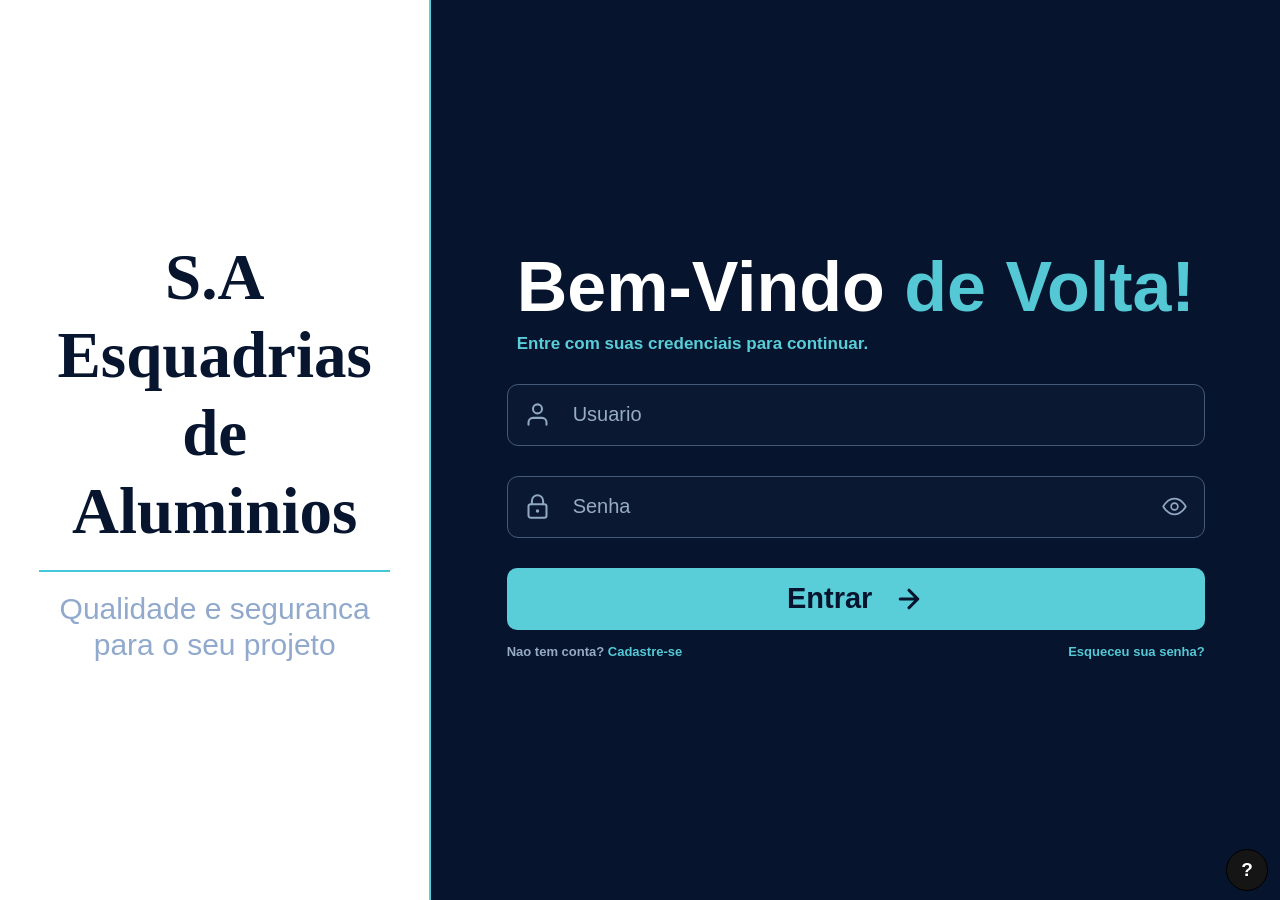
<file: login/index.html>
<!DOCTYPE html>
<html lang="pt-BR">
<head>
    <meta charset="UTF-8">
    <meta name="viewport" content="width=device-width, initial-scale=1.0">
    <title>Login - S.A. Esquadrias de Alumínios</title>

    <link rel="stylesheet" href="login.css">
</head>
<body>

    <main class="login-container">

        <!-- Lado esquerdo -->
        <section class="branding">

            <div class="branding-content">
                <h1>
                    S.A<br>
                    Esquadrias de<br>
                    Aluminios
                </h1>

                <div class="branding-line"></div>

                <p>
                    Qualidade e seguranca<br>
                    para o seu projeto
                </p>
            </div>

        </section>

        <!-- Lado direito -->
        <section class="login-area">

            <div class="login-box">

                <div class="login-header">
                    <h2>Bem-Vindo <span>de Volta!</span></h2>
                    <p>Entre com suas credenciais para continuar.</p>
                </div>

                <form class="login-form">

                    <!-- Usuario -->
                    <div class="input-group">

                        <svg viewBox="0 0 24 24" fill="none">
                            <path d="M20 21V19C20 16.79 18.21 15 16 15H8C5.79 15 4 16.79 4 19V21"
                                stroke="currentColor" stroke-width="1.8"
                                stroke-linecap="round"/>

                            <circle cx="12" cy="7" r="4"
                                stroke="currentColor" stroke-width="1.8"/>
                        </svg>

                        <input
                            type="text"
                            id="usuario"
                            name="usuario"
                            placeholder="Usuario"
                            required
                        >

                    </div>

                    <!-- Senha -->
                    <div class="input-group">

                        <svg viewBox="0 0 24 24" fill="none">
                            <rect x="4" y="10" width="16" height="12" rx="2"
                                stroke="currentColor" stroke-width="1.8"/>

                            <path d="M7 10V7C7 4.24 9.24 2 12 2C14.76 2 17 4.24 17 7V10"
                                stroke="currentColor" stroke-width="1.8"
                                stroke-linecap="round"/>

                            <circle cx="12" cy="16" r="1.5"
                                fill="currentColor"/>
                        </svg>

                        <input
                            type="password"
                            id="senha"
                            name="senha"
                            placeholder="Senha"
                            required
                        >

                        <button type="button" class="toggle-password" aria-label="Mostrar senha">
                            <svg viewBox="0 0 24 24" fill="none">
                                <path d="M2 12S5.5 5 12 5S22 12 22 12S18.5 19 12 19S2 12 2 12Z"
                                    stroke="currentColor" stroke-width="1.5"/>

                                <circle cx="12" cy="12" r="3"
                                    stroke="currentColor" stroke-width="1.5"/>
                            </svg>
                        </button>

                    </div>

                    <!-- Entrar -->
                    <button type="submit" class="btn-login">
                        <span>Entrar</span>

                        <svg viewBox="0 0 24 24" fill="none">
                            <path d="M5 12H19M19 12L12 5M19 12L12 19"
                                stroke="currentColor"
                                stroke-width="2.5"
                                stroke-linecap="round"
                                stroke-linejoin="round"/>
                        </svg>
                    </button>

                </form>

                <!-- Links inferiores -->
                <div class="login-footer">

                    <p>
                        Nao tem conta?
                        <a href="#">Cadastre-se</a>
                    </p>

                    <a href="#" class="forgot-password">
                        Esqueceu sua senha?
                    </a>

                </div>

            </div>

        </section>

    </main>

    <!-- Botao de ajuda -->
    <button class="help-button" title="Ajuda">?</button>

</body>
</html>
</file>
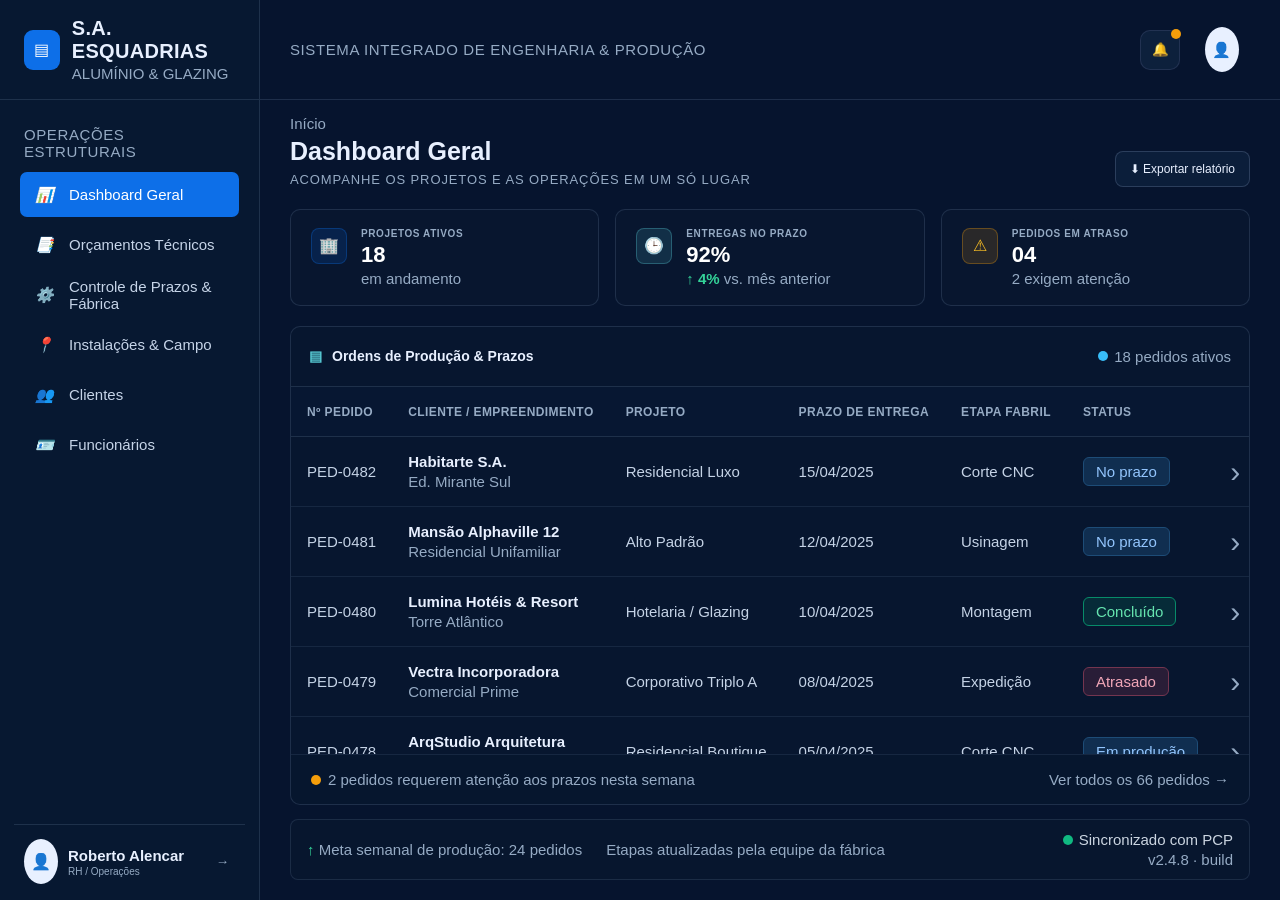
<file: dashboard/dashboard.html>
<!DOCTYPE html>
<html lang="pt-BR">
<head>
    <meta charset="UTF-8">
    <meta name="viewport" content="width=device-width, initial-scale=1.0">
    <title>Dashboard Geral | S.A. Esquadrias</title>
    <link rel="stylesheet" href="dashboard.css">
</head>
<body>

<div class="app">

    <aside class="sidebar">

        <a href="index.html" class="brand">
            <span class="brand-icon">▤</span>
            <span>
                <b>S.A. ESQUADRIAS</b>
                <small>ALUMÍNIO & GLAZING</small>
            </span>
        </a>

        <div class="nav-caption">OPERAÇÕES ESTRUTURAIS</div>

        <nav>
            <a href="../dashboard/dashboard.html" class="nav-link active">
                <i>📊</i> Dashboard Geral
            </a>
            <a href="../orçamento/orcamento.html" class="nav-link">
                <i>📑</i> Orçamentos Técnicos
            </a>
            <a href="../Prazos-Fabricas/prazo.html" class="nav-link">
                <i>⚙️</i> Controle de Prazos & Fábrica
            </a>
            <a href="../Instalações/instalacao.html" class="nav-link">
                <i>📍</i> Instalações & Campo
            </a>
            <a href="../Clientes/cliente.html" class="nav-link">
                <i>👥 </i> Clientes
            </a>
             <a href="../Funcionario/Funcionario.html" class="nav-link">
                <i>🪪</i> Funcionários
            </a>
        </nav>

        <div class="sidebar-user">
            <span class="avatar">👤</span>
            <div class="user-info">
                <b>Roberto Alencar</b>
                <small>RH / Operações</small>
            </div>
            <button class="logout-btn" aria-label="Sair">→</button>
        </div>

    </aside>

    <main class="main">

        <header class="topbar">
            <span>SISTEMA INTEGRADO DE ENGENHARIA & PRODUÇÃO</span>

            <div class="top-actions">
                <button class="notif-btn" aria-label="Notificações">
                    🔔<span class="notif-dot"></span>
                </button>
                <span class="avatar">👤</span>
            </div>
        </header>

        <section class="content">

            <div class="page-header-row">
                <div class="page-heading">
                    <span class="breadcrumb">Início</span>
                    <h1>Dashboard Geral</h1>
                    <p>ACOMPANHE OS PROJETOS E AS OPERAÇÕES EM UM SÓ LUGAR</p>
                </div>

                <button class="btn-export">⬇ Exportar relatório</button>
            </div>

            <div class="kpi-grid">
                <article class="kpi-card">
                    <div class="kpi-icon blue">🏢</div>
                    <div class="kpi-data">
                        <span class="kpi-label">PROJETOS ATIVOS</span>
                        <strong class="kpi-value">18</strong>
                        <span class="kpi-sub">em andamento</span>
                    </div>
                </article>

                <article class="kpi-card">
                    <div class="kpi-icon cyan">🕒</div>
                    <div class="kpi-data">
                        <span class="kpi-label">ENTREGAS NO PRAZO</span>
                        <strong class="kpi-value">92%</strong>
                        <span class="kpi-sub"><b class="trend-up">↑ 4%</b> vs. mês anterior</span>
                    </div>
                </article>

                <article class="kpi-card">
                    <div class="kpi-icon amber">⚠</div>
                    <div class="kpi-data">
                        <span class="kpi-label">PEDIDOS EM ATRASO</span>
                        <strong class="kpi-value">04</strong>
                        <span class="kpi-sub">2 exigem atenção</span>
                    </div>
                </article>
            </div>

            <section class="list-panel">

                <div class="panel-heading">
                    <h2><span>▤</span> Ordens de Produção & Prazos</h2>
                    <small><i></i> 18 pedidos ativos</small>
                </div>

                <div class="table-wrap">
                    <table>
                        <thead>
                            <tr>
                                <th>Nº PEDIDO</th>
                                <th>CLIENTE / EMPREENDIMENTO</th>
                                <th>PROJETO</th>
                                <th>PRAZO DE ENTREGA</th>
                                <th>ETAPA FABRIL</th>
                                <th>STATUS</th>
                                <th></th>
                            </tr>
                        </thead>
                        <tbody>
                            <tr>
                                <td>PED-0482</td>
                                <td><b>Habitarte S.A.</b><small>Ed. Mirante Sul</small></td>
                                <td>Residencial Luxo</td>
                                <td>15/04/2025</td>
                                <td>Corte CNC</td>
                                <td><em>No prazo</em></td>
                                <td class="arrow">›</td>
                            </tr>
                            <tr>
                                <td>PED-0481</td>
                                <td><b>Mansão Alphaville 12</b><small>Residencial Unifamiliar</small></td>
                                <td>Alto Padrão</td>
                                <td>12/04/2025</td>
                                <td>Usinagem</td>
                                <td><em>No prazo</em></td>
                                <td class="arrow">›</td>
                            </tr>
                            <tr>
                                <td>PED-0480</td>
                                <td><b>Lumina Hotéis & Resort</b><small>Torre Atlântico</small></td>
                                <td>Hotelaria / Glazing</td>
                                <td>10/04/2025</td>
                                <td>Montagem</td>
                                <td><em class="done">Concluído</em></td>
                                <td class="arrow">›</td>
                            </tr>
                            <tr>
                                <td>PED-0479</td>
                                <td><b>Vectra Incorporadora</b><small>Comercial Prime</small></td>
                                <td>Corporativo Triplo A</td>
                                <td>08/04/2025</td>
                                <td>Expedição</td>
                                <td><em class="late">Atrasado</em></td>
                                <td class="arrow">›</td>
                            </tr>
                            <tr>
                                <td>PED-0478</td>
                                <td><b>ArqStudio Arquitetura</b><small>Casa Jardins</small></td>
                                <td>Residencial Boutique</td>
                                <td>05/04/2025</td>
                                <td>Corte CNC</td>
                                <td><em>Em produção</em></td>
                                <td class="arrow">›</td>
                            </tr>
                        </tbody>
                    </table>
                </div>

                <div class="panel-footer">
                    <span class="footer-alert"><i class="dot-amber"></i> 2 pedidos requerem atenção aos prazos nesta semana</span>
                    <a href="prazos-fabrica.html" class="footer-link">Ver todos os 66 pedidos →</a>
                </div>

            </section>

            <footer class="page-bottom-bar">
                <div class="bottom-left">
                    <span><b class="trend-up">↑</b> Meta semanal de produção: 24 pedidos</span>
                    <span>Etapas atualizadas pela equipe da fábrica</span>
                </div>
                <div class="bottom-right">
                    <span class="sync-status"><i class="dot-green"></i> Sincronizado com PCP</span>
                    <small>v2.4.8 · build</small>
                </div>
            </footer>

        </section>

    </main>

</div>

</body>
</html>
</file>
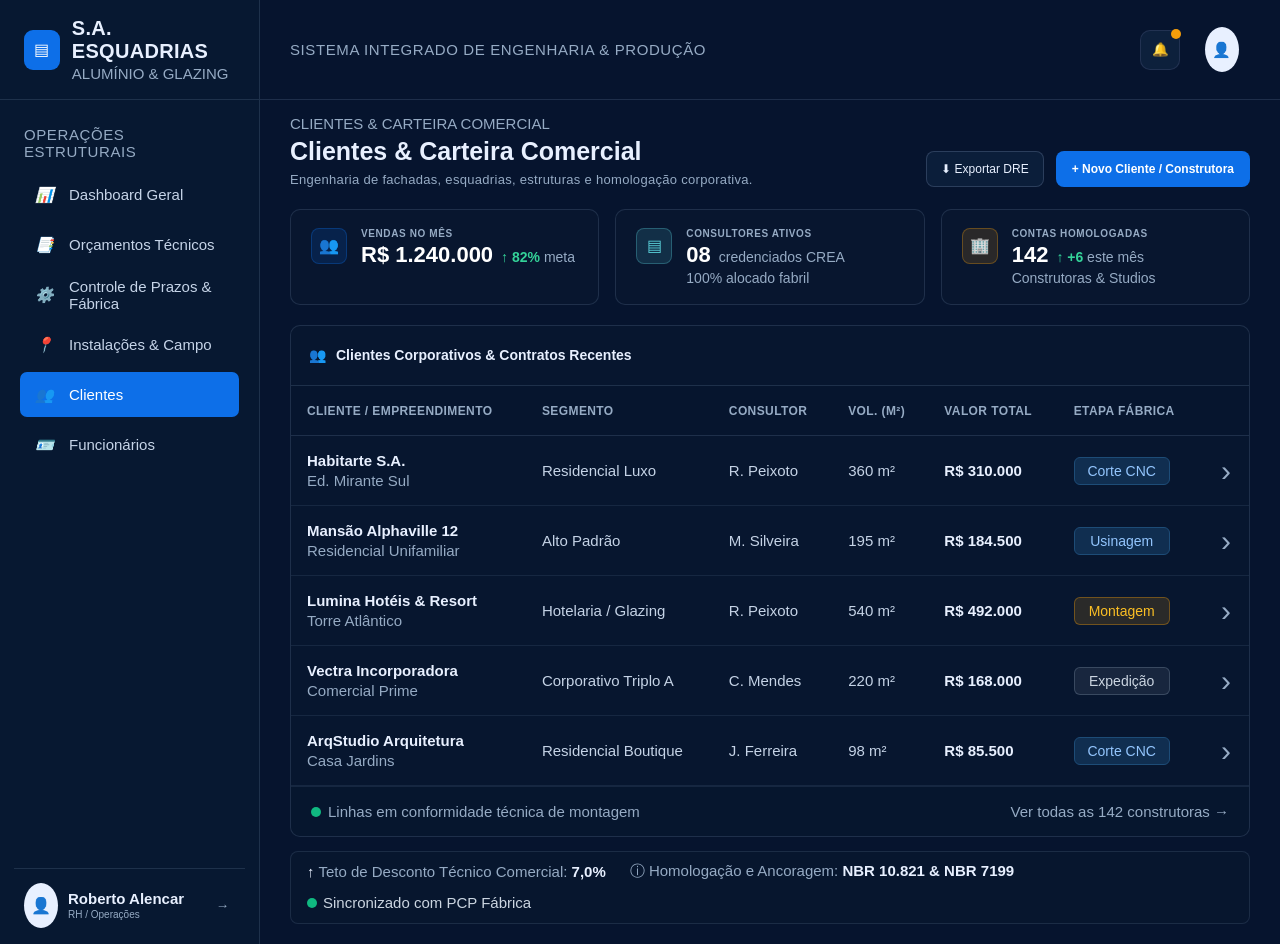
<file: Front-End/Clientes/cliente.html>
<!DOCTYPE html>
<html lang="pt-BR">
<head>
    <meta charset="UTF-8">
    <meta name="viewport" content="width=device-width, initial-scale=1.0">
    <title>Clientes & Carteira Comercial | S.A. Esquadrias</title>
    <link rel="stylesheet" href="cliente.css">
</head>
<body>

<div class="app">

    <aside class="sidebar">

        <a href="index.html" class="brand">
            <span class="brand-icon">▤</span>
            <span>
                <b>S.A. ESQUADRIAS</b>
                <small>ALUMÍNIO & GLAZING</small>
            </span>
        </a>

        <div class="nav-caption">OPERAÇÕES ESTRUTURAIS</div>

        <nav>
          <a href="../dashboard/dashboard.html" class="nav-link">
                <i>📊</i> Dashboard Geral
            </a>
            <a href="../orçamento/orcamento.html" class="nav-link">
                <i>📑</i> Orçamentos Técnicos
            </a>
            <a href="../Prazos-Fabricas/prazo.html" class="nav-link">
                <i>⚙️</i> Controle de Prazos & Fábrica
            </a>
            <a href="../Instalações/instalacao.html" class="nav-link">
                <i>📍</i> Instalações & Campo
            </a>
            <a href="../Clientes/cliente.html" class="nav-link active">
                <i>👥 </i> Clientes
            </a>
             <a href="../Funcionario/Funcionario.html" class="nav-link">
                <i>🪪</i> Funcionários
            </a>
        </nav>

        <div class="sidebar-user">
            <span class="avatar">👤</span>
            <div class="user-info">
                <b>Roberto Alencar</b>
                <small>RH / Operações</small>
            </div>
            <button class="logout-btn" aria-label="Sair">→</button>
        </div>

    </aside>

    <main class="main">

        <header class="topbar">
            <span>SISTEMA INTEGRADO DE ENGENHARIA & PRODUÇÃO</span>

            <div class="top-actions">
                <button class="notif-btn" aria-label="Notificações">
                    🔔<span class="notif-dot"></span>
                </button>
                <span class="avatar">👤</span>
            </div>
        </header>

        <section class="content">

            <div class="page-header-row">
                <div class="page-heading">
                    <span class="breadcrumb">CLIENTES & CARTEIRA COMERCIAL</span>
                    <h1>Clientes & Carteira Comercial</h1>
                    <p>Engenharia de fachadas, esquadrias, estruturas e homologação corporativa.</p>
                </div>

                <div class="header-actions">
                    <button class="btn-export">⬇ Exportar DRE</button>
                    <button class="btn-primary">+ Novo Cliente / Construtora</button>
                </div>
            </div>

            <div class="kpi-grid">
                <article class="kpi-card">
                    <div class="kpi-icon blue">👥</div>
                    <div class="kpi-data">
                        <span class="kpi-label">VENDAS NO MÊS</span>
                        <div class="kpi-inline">
                            <strong class="kpi-value">R$ 1.240.000</strong>
                            <span class="kpi-sub"><b class="trend-up">↑ 82%</b> meta</span>
                        </div>
                    </div>
                </article>

                <article class="kpi-card">
                    <div class="kpi-icon cyan">▤</div>
                    <div class="kpi-data">
                        <span class="kpi-label">CONSULTORES ATIVOS</span>
                        <div class="kpi-inline">
                            <strong class="kpi-value">08</strong>
                            <span class="kpi-sub">credenciados CREA</span>
                        </div>
                        <span class="kpi-sub">100% alocado fabril</span>
                    </div>
                </article>

                <article class="kpi-card">
                    <div class="kpi-icon amber">🏢</div>
                    <div class="kpi-data">
                        <span class="kpi-label">CONTAS HOMOLOGADAS</span>
                        <div class="kpi-inline">
                            <strong class="kpi-value">142</strong>
                            <span class="kpi-sub"><b class="trend-up">↑ +6</b> este mês</span>
                        </div>
                        <span class="kpi-sub">Construtoras & Studios</span>
                    </div>
                </article>
            </div>

            <section class="list-panel">

                <div class="panel-heading">
                    <h2><span>👥</span> Clientes Corporativos & Contratos Recentes</h2>
                </div>

                <div class="table-wrap">
                    <table>
                        <thead>
                            <tr>
                                <th>CLIENTE / EMPREENDIMENTO</th>
                                <th>SEGMENTO</th>
                                <th>CONSULTOR</th>
                                <th>VOL. (M²)</th>
                                <th>VALOR TOTAL</th>
                                <th>ETAPA FÁBRICA</th>
                                <th></th>
                            </tr>
                        </thead>
                        <tbody>
                            <tr>
                                <td><b>Habitarte S.A.</b><small>Ed. Mirante Sul</small></td>
                                <td>Residencial Luxo</td>
                                <td>R. Peixoto</td>
                                <td>360 m²</td>
                                <td><b>R$ 310.000</b></td>
                                <td><em>Corte CNC</em></td>
                                <td class="arrow">›</td>
                            </tr>
                            <tr>
                                <td><b>Mansão Alphaville 12</b><small>Residencial Unifamiliar</small></td>
                                <td>Alto Padrão</td>
                                <td>M. Silveira</td>
                                <td>195 m²</td>
                                <td><b>R$ 184.500</b></td>
                                <td><em>Usinagem</em></td>
                                <td class="arrow">›</td>
                            </tr>
                            <tr>
                                <td><b>Lumina Hotéis & Resort</b><small>Torre Atlântico</small></td>
                                <td>Hotelaria / Glazing</td>
                                <td>R. Peixoto</td>
                                <td>540 m²</td>
                                <td><b>R$ 492.000</b></td>
                                <td><em class="amber">Montagem</em></td>
                                <td class="arrow">›</td>
                            </tr>
                            <tr>
                                <td><b>Vectra Incorporadora</b><small>Comercial Prime</small></td>
                                <td>Corporativo Triplo A</td>
                                <td>C. Mendes</td>
                                <td>220 m²</td>
                                <td><b>R$ 168.000</b></td>
                                <td><em class="neutral">Expedição</em></td>
                                <td class="arrow">›</td>
                            </tr>
                            <tr>
                                <td><b>ArqStudio Arquitetura</b><small>Casa Jardins</small></td>
                                <td>Residencial Boutique</td>
                                <td>J. Ferreira</td>
                                <td>98 m²</td>
                                <td><b>R$ 85.500</b></td>
                                <td><em>Corte CNC</em></td>
                                <td class="arrow">›</td>
                            </tr>
                        </tbody>
                    </table>
                </div>

                <div class="panel-footer">
                    <span class="footer-alert"><i class="dot-green"></i> Linhas em conformidade técnica de montagem</span>
                    <a href="clientes.html" class="footer-link">Ver todas as 142 construtoras →</a>
                </div>

            </section>

            <footer class="page-bottom-bar">
                <div class="bottom-left">
                    <span><b class="trend-up">↑</b> Teto de Desconto Técnico Comercial: <b>7,0%</b></span>
                    <span>ⓘ Homologação e Ancoragem: <b>NBR 10.821 & NBR 7199</b></span>
                </div>
                <div class="bottom-right">
                    <span class="sync-status"><i class="dot-green"></i> Sincronizado com PCP Fábrica</span>
                </div>
            </footer>

        </section>

    </main>

</div>

</body>
</html>
</file>
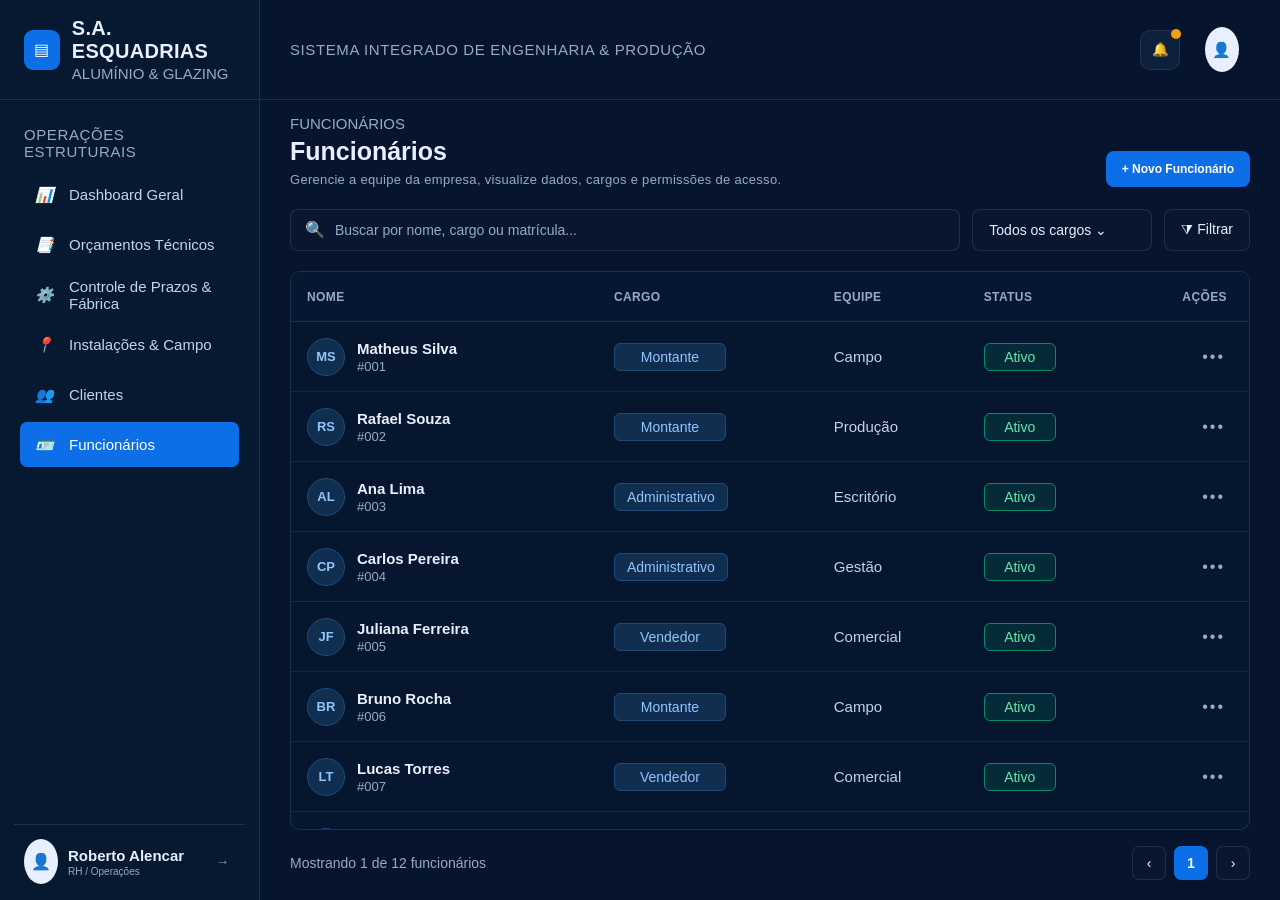
<file: Front-End/Funcionario/Funcionario.html>
<!DOCTYPE html>
<html lang="pt-BR">
<head>
    <meta charset="UTF-8">
    <meta name="viewport" content="width=device-width, initial-scale=1.0">
    <title>Funcionários | S.A. Esquadrias</title>
    <link rel="stylesheet" href="Funcionario.css">
</head>
<body>

<div class="app">

    <aside class="sidebar">

        <a href="index.html" class="brand">
            <span class="brand-icon">▤</span>
            <span>
                <b>S.A. ESQUADRIAS</b>
                <small>ALUMÍNIO & GLAZING</small>
            </span>
        </a>

        <div class="nav-caption">OPERAÇÕES ESTRUTURAIS</div>

        <nav>
            <a href="../dashboard/dashboard.html" class="nav-link">
                <i>📊</i> Dashboard Geral
            </a>
            <a href="../orçamento/orcamento.html" class="nav-link">
                <i>📑</i> Orçamentos Técnicos
            </a>
            <a href="../Prazos-Fabricas/prazo.html" class="nav-link">
                <i>⚙️</i> Controle de Prazos & Fábrica
            </a>
            <a href="../Instalações/instalacao.html" class="nav-link">
                <i>📍</i> Instalações & Campo
            </a>
            <a href="../Clientes/cliente.html" class="nav-link">
                <i>👥 </i> Clientes
            </a>
             <a href="../Funcionario/Funcionario.html" class="nav-link active">
                <i>🪪</i> Funcionários
            </a>
        </nav>

        <div class="sidebar-user">
            <span class="avatar">👤</span>
            <div class="user-info">
                <b>Roberto Alencar</b>
                <small>RH / Operações</small>
            </div>
            <button class="logout-btn" aria-label="Sair">→</button>
        </div>

    </aside>

    <main class="main">

        <header class="topbar">
            <span>SISTEMA INTEGRADO DE ENGENHARIA & PRODUÇÃO</span>

            <div class="top-actions">
                <button class="notif-btn" aria-label="Notificações">
                    🔔<span class="notif-dot"></span>
                </button>
                <span class="avatar">👤</span>
            </div>
        </header>

        <section class="content">

            <div class="page-header-row">
                <div class="page-heading">
                    <span class="breadcrumb">FUNCIONÁRIOS</span>
                    <h1>Funcionários</h1>
                    <p>Gerencie a equipe da empresa, visualize dados, cargos e permissões de acesso.</p>
                </div>

                <div class="header-actions">
                    <button class="btn-primary">+ Novo Funcionário</button>
                </div>
            </div>

            <div class="filter-bar-standalone">
                <div class="search-box">
                    <span>🔍</span>
                    <input type="text" placeholder="Buscar por nome, cargo ou matrícula...">
                </div>
                <button class="btn-filter-select">Todos os cargos ⌄</button>
                <button class="btn-filter">⧩ Filtrar</button>
            </div>

            <section class="list-panel">

                <div class="table-wrap">
                    <table>
                        <thead>
                            <tr>
                                <th>NOME</th>
                                <th>CARGO</th>
                                <th>EQUIPE</th>
                                <th>STATUS</th>
                                <th class="actions-col">AÇÕES</th>
                            </tr>
                        </thead>
                        <tbody>
                            <tr>
                                <td>
                                    <div class="emp-cell">
                                        <span class="emp-initials">MS</span>
                                        <div>
                                            <b>Matheus Silva</b>
                                            <small>#001</small>
                                        </div>
                                    </div>
                                </td>
                                <td><em>Montante</em></td>
                                <td>Campo</td>
                                <td><em class="done">Ativo</em></td>
                                <td class="dots">•••</td>
                            </tr>
                            <tr>
                                <td>
                                    <div class="emp-cell">
                                        <span class="emp-initials">RS</span>
                                        <div>
                                            <b>Rafael Souza</b>
                                            <small>#002</small>
                                        </div>
                                    </div>
                                </td>
                                <td><em>Montante</em></td>
                                <td>Produção</td>
                                <td><em class="done">Ativo</em></td>
                                <td class="dots">•••</td>
                            </tr>
                            <tr>
                                <td>
                                    <div class="emp-cell">
                                        <span class="emp-initials">AL</span>
                                        <div>
                                            <b>Ana Lima</b>
                                            <small>#003</small>
                                        </div>
                                    </div>
                                </td>
                                <td><em>Administrativo</em></td>
                                <td>Escritório</td>
                                <td><em class="done">Ativo</em></td>
                                <td class="dots">•••</td>
                            </tr>
                            <tr>
                                <td>
                                    <div class="emp-cell">
                                        <span class="emp-initials">CP</span>
                                        <div>
                                            <b>Carlos Pereira</b>
                                            <small>#004</small>
                                        </div>
                                    </div>
                                </td>
                                <td><em>Administrativo</em></td>
                                <td>Gestão</td>
                                <td><em class="done">Ativo</em></td>
                                <td class="dots">•••</td>
                            </tr>
                            <tr>
                                <td>
                                    <div class="emp-cell">
                                        <span class="emp-initials">JF</span>
                                        <div>
                                            <b>Juliana Ferreira</b>
                                            <small>#005</small>
                                        </div>
                                    </div>
                                </td>
                                <td><em>Vendedor</em></td>
                                <td>Comercial</td>
                                <td><em class="done">Ativo</em></td>
                                <td class="dots">•••</td>
                            </tr>
                            <tr>
                                <td>
                                    <div class="emp-cell">
                                        <span class="emp-initials">BR</span>
                                        <div>
                                            <b>Bruno Rocha</b>
                                            <small>#006</small>
                                        </div>
                                    </div>
                                </td>
                                <td><em>Montante</em></td>
                                <td>Campo</td>
                                <td><em class="done">Ativo</em></td>
                                <td class="dots">•••</td>
                            </tr>
                            <tr>
                                <td>
                                    <div class="emp-cell">
                                        <span class="emp-initials">LT</span>
                                        <div>
                                            <b>Lucas Torres</b>
                                            <small>#007</small>
                                        </div>
                                    </div>
                                </td>
                                <td><em>Vendedor</em></td>
                                <td>Comercial</td>
                                <td><em class="done">Ativo</em></td>
                                <td class="dots">•••</td>
                            </tr>
                            <tr>
                                <td>
                                    <div class="emp-cell">
                                        <span class="emp-initials">FS</span>
                                        <div>
                                            <b>Fernanda Santos</b>
                                            <small>#008</small>
                                        </div>
                                    </div>
                                </td>
                                <td><em>Administrativo</em></td>
                                <td>Escritório</td>
                                <td><em class="late">Inativo</em></td>
                                <td class="dots">•••</td>
                            </tr>
                            <tr>
                                <td>
                                    <div class="emp-cell">
                                        <span class="emp-initials">VG</span>
                                        <div>
                                            <b>Victor Gomes</b>
                                            <small>#009</small>
                                        </div>
                                    </div>
                                </td>
                                <td><em>Montante</em></td>
                                <td>Produção</td>
                                <td><em class="done">Ativo</em></td>
                                <td class="dots">•••</td>
                            </tr>
                            <tr>
                                <td>
                                    <div class="emp-cell">
                                        <span class="emp-initials">TL</span>
                                        <div>
                                            <b>Tatiane Lopes</b>
                                            <small>#010</small>
                                        </div>
                                    </div>
                                </td>
                                <td><em>Vendedor</em></td>
                                <td>Comercial</td>
                                <td><em class="done">Ativo</em></td>
                                <td class="dots">•••</td>
                            </tr>
                            <tr>
                                <td>
                                    <div class="emp-cell">
                                        <span class="emp-initials">CA</span>
                                        <div>
                                            <b>Carla Almeida</b>
                                            <small>#011</small>
                                        </div>
                                    </div>
                                </td>
                                <td><em>Montante</em></td>
                                <td>Campo</td>
                                <td><em class="done">Ativo</em></td>
                                <td class="dots">•••</td>
                            </tr>
                            <tr>
                                <td>
                                    <div class="emp-cell">
                                        <span class="emp-initials">PP</span>
                                        <div>
                                            <b>Paulo Pereira</b>
                                            <small>#012</small>
                                        </div>
                                    </div>
                                </td>
                                <td><em>Vendedor</em></td>
                                <td>Comercial</td>
                                <td><em class="done">Ativo</em></td>
                                <td class="dots">•••</td>
                            </tr>
                        </tbody>
                    </table>
                </div>

            </section>

            <div class="pagination-bar">
                <span>Mostrando 1 de 12 funcionários</span>
                <div class="pagination-controls">
                    <button class="page-btn" aria-label="Anterior">‹</button>
                    <button class="page-btn active">1</button>
                    <button class="page-btn" aria-label="Próximo">›</button>
                </div>
            </div>

        </section>

    </main>

</div>

</body>
</html>
</file>
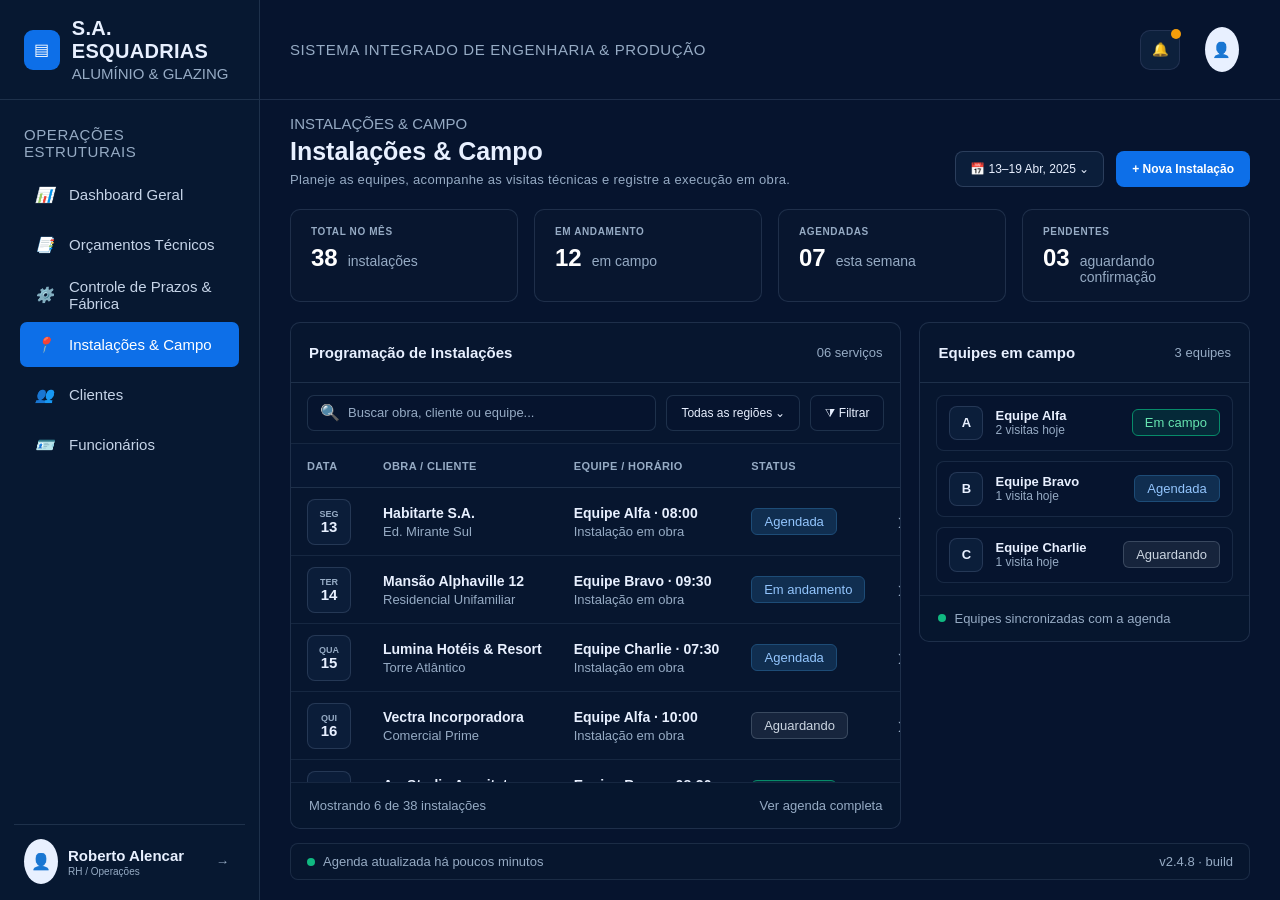
<file: Front-End/Instalações/instalacao.html>
<!DOCTYPE html>
<html lang="pt-BR">
<head>
    <meta charset="UTF-8">
    <meta name="viewport" content="width=device-width, initial-scale=1.0">
    <title>Instalações & Campo | S.A. Esquadrias</title>
    <link rel="stylesheet" href="instalacao.css">
</head>
<body>

<div class="app">

    <aside class="sidebar">

        <a href="index.html" class="brand">
            <span class="brand-icon">▤</span>
            <span>
                <b>S.A. ESQUADRIAS</b>
                <small>ALUMÍNIO & GLAZING</small>
            </span>
        </a>

        <div class="nav-caption">OPERAÇÕES ESTRUTURAIS</div>

        <nav>
          <a href="../dashboard/dashboard.html" class="nav-link">
                <i>📊</i> Dashboard Geral
            </a>
            <a href="../orçamento/orcamento.html" class="nav-link">
                <i>📑</i> Orçamentos Técnicos
            </a>
            <a href="../Prazos-Fabricas/prazo.html" class="nav-link">
                <i>⚙️</i> Controle de Prazos & Fábrica
            </a>
            <a href="../Instalações/instalacao.html" class="nav-link active">
                <i>📍</i> Instalações & Campo
            </a>
            <a href="../Clientes/cliente.html" class="nav-link">
                <i>👥 </i> Clientes
            </a>
             <a href="../Funcionario/Funcionario.html" class="nav-link">
                <i>🪪</i> Funcionários
            </a>
        </nav>

        <div class="sidebar-user">
            <span class="avatar">👤</span>
            <div class="user-info">
                <b>Roberto Alencar</b>
                <small>RH / Operações</small>
            </div>
            <button class="logout-btn" aria-label="Sair">→</button>
        </div>

    </aside>

    <main class="main">

        <header class="topbar">
            <span>SISTEMA INTEGRADO DE ENGENHARIA & PRODUÇÃO</span>

            <div class="top-actions">
                <button class="notif-btn" aria-label="Notificações">
                    🔔<span class="notif-dot"></span>
                </button>
                <span class="avatar">👤</span>
            </div>
        </header>

        <section class="content">

            <div class="page-header-row">
                <div class="page-heading">
                    <span class="breadcrumb">INSTALAÇÕES & CAMPO</span>
                    <h1>Instalações & Campo</h1>
                    <p>Planeje as equipes, acompanhe as visitas técnicas e registre a execução em obra.</p>
                </div>

                <div class="header-actions">
                    <button class="btn-export">📅 13–19 Abr, 2025 ⌄</button>
                    <button class="btn-primary">+ Nova Instalação</button>
                </div>
            </div>

            <!-- 4 CARDS DE MÉTRICAS -->
            <div class="kpi-grid-4">
                <article class="kpi-card compact">
                    <span class="kpi-label">TOTAL NO MÊS</span>
                    <div class="kpi-inline">
                        <strong class="kpi-value">38</strong>
                        <span class="kpi-sub">instalações</span>
                    </div>
                </article>

                <article class="kpi-card compact">
                    <span class="kpi-label">EM ANDAMENTO</span>
                    <div class="kpi-inline">
                        <strong class="kpi-value">12</strong>
                        <span class="kpi-sub">em campo</span>
                    </div>
                </article>

                <article class="kpi-card compact">
                    <span class="kpi-label">AGENDADAS</span>
                    <div class="kpi-inline">
                        <strong class="kpi-value">07</strong>
                        <span class="kpi-sub">esta semana</span>
                    </div>
                </article>

                <article class="kpi-card compact">
                    <span class="kpi-label">PENDENTES</span>
                    <div class="kpi-inline">
                        <strong class="kpi-value">03</strong>
                        <span class="kpi-sub">aguardando confirmação</span>
                    </div>
                </article>
            </div>

            <!-- GRADE PRINCIPAL (2 COLUNAS) -->
            <div class="field-layout">

                <!-- COLUNA ESQUERDA: PROGRAMAÇÃO DE INSTALAÇÕES -->
                <section class="list-panel">

                    <div class="panel-heading">
                        <h2>Programação de Instalações</h2>
                        <small>06 serviços</small>
                    </div>

                    <div class="filter-bar">
                        <div class="search-box">
                            <span>🔍</span>
                            <input type="text" placeholder="Buscar obra, cliente ou equipe...">
                        </div>
                        <button class="btn-filter-select">Todas as regiões ⌄</button>
                        <button class="btn-filter">⧩ Filtrar</button>
                    </div>

                    <div class="table-wrap">
                        <table>
                            <thead>
                                <tr>
                                    <th>DATA</th>
                                    <th>OBRA / CLIENTE</th>
                                    <th>EQUIPE / HORÁRIO</th>
                                    <th>STATUS</th>
                                    <th></th>
                                </tr>
                            </thead>
                            <tbody>
                                <tr>
                                    <td>
                                        <span class="date-badge">
                                            <small>SEG</small>
                                            <b>13</b>
                                        </span>
                                    </td>
                                    <td><b>Habitarte S.A.</b><small>Ed. Mirante Sul</small></td>
                                    <td><b>Equipe Alfa · 08:00</b><small>Instalação em obra</small></td>
                                    <td><em>Agendada</em></td>
                                    <td class="arrow">›</td>
                                </tr>
                                <tr>
                                    <td>
                                        <span class="date-badge">
                                            <small>TER</small>
                                            <b>14</b>
                                        </span>
                                    </td>
                                    <td><b>Mansão Alphaville 12</b><small>Residencial Unifamiliar</small></td>
                                    <td><b>Equipe Bravo · 09:30</b><small>Instalação em obra</small></td>
                                    <td><em>Em andamento</em></td>
                                    <td class="arrow">›</td>
                                </tr>
                                <tr>
                                    <td>
                                        <span class="date-badge">
                                            <small>QUA</small>
                                            <b>15</b>
                                        </span>
                                    </td>
                                    <td><b>Lumina Hotéis & Resort</b><small>Torre Atlântico</small></td>
                                    <td><b>Equipe Charlie · 07:30</b><small>Instalação em obra</small></td>
                                    <td><em>Agendada</em></td>
                                    <td class="arrow">›</td>
                                </tr>
                                <tr>
                                    <td>
                                        <span class="date-badge">
                                            <small>QUI</small>
                                            <b>16</b>
                                        </span>
                                    </td>
                                    <td><b>Vectra Incorporadora</b><small>Comercial Prime</small></td>
                                    <td><b>Equipe Alfa · 10:00</b><small>Instalação em obra</small></td>
                                    <td><em class="wait">Aguardando</em></td>
                                    <td class="arrow">›</td>
                                </tr>
                                <tr>
                                    <td>
                                        <span class="date-badge">
                                            <small>SEX</small>
                                            <b>17</b>
                                        </span>
                                    </td>
                                    <td><b>ArqStudio Arquitetura</b><small>Casa Jardins</small></td>
                                    <td><b>Equipe Bravo · 08:30</b><small>Instalação em obra</small></td>
                                    <td><em class="done">Concluída</em></td>
                                    <td class="arrow">›</td>
                                </tr>
                          <tr>
                                    <td>
                                        <span class="date-badge">
                                            <small>SÁB</small>
                                            <b>18</b>
                                        </span>
                                    </td>
                                    <td><b>Marina Construtora</b><small>Residencial Horizonte</small></td>
                                    <td><b>Equipe Charlie · 09:00</b><small>Instalação em obra</small></td>
                                    <td><em>Agendada</em></td>
                                    <td class="arrow">›</td>
                                </tr>
                            </tbody>
                        </table>
                    </div>

                    <div class="panel-footer">
                        <span>Mostrando 6 de 38 instalações</span>
                        <a href="instalacoes.html" class="footer-link">Ver agenda completa</a>
                    </div>

                </section>

                <!-- COLUNA DIREITA: EQUIPES -->
                <div class="side-column">
                    <section class="list-panel teams-panel">
                        <div class="panel-heading">
                            <h2>Equipes em campo</h2>
                            <small>3 equipes</small>
                        </div>

                        <div class="teams-list">
                            <div class="team-item">
                                <span class="team-badge">A</span>
                                <div class="team-info">
                                    <b>Equipe Alfa</b>
                                    <small>2 visitas hoje</small>
                                </div>
                                <em class="done">Em campo</em>
                            </div>

                            <div class="team-item">
                                <span class="team-badge">B</span>
                                <div class="team-info">
                                    <b>Equipe Bravo</b>
                                    <small>1 visita hoje</small>
                                </div>
                                <em>Agendada</em>
                            </div>

                            <div class="team-item">
                                <span class="team-badge">C</span>
                                <div class="team-info">
                                    <b>Equipe Charlie</b>
                                    <small>1 visita hoje</small>
                                </div>
                                <em class="wait">Aguardando</em>
                            </div>
                        </div>

                        <div class="panel-footer">
                            <span class="footer-alert"><i class="dot-green"></i> Equipes sincronizadas com a agenda</span>
                        </div>
                    </section>

                </div>

            </div>

            <footer class="page-bottom-bar">
                <div class="bottom-left">
                    <span class="footer-alert"><i class="dot-green"></i> Agenda atualizada há poucos minutos</span>
                </div>
                <div class="bottom-right">
                    <small>v2.4.8 · build</small>
                </div>
            </footer>

        </section>

    </main>

</div>

</body>
</html>
</file>
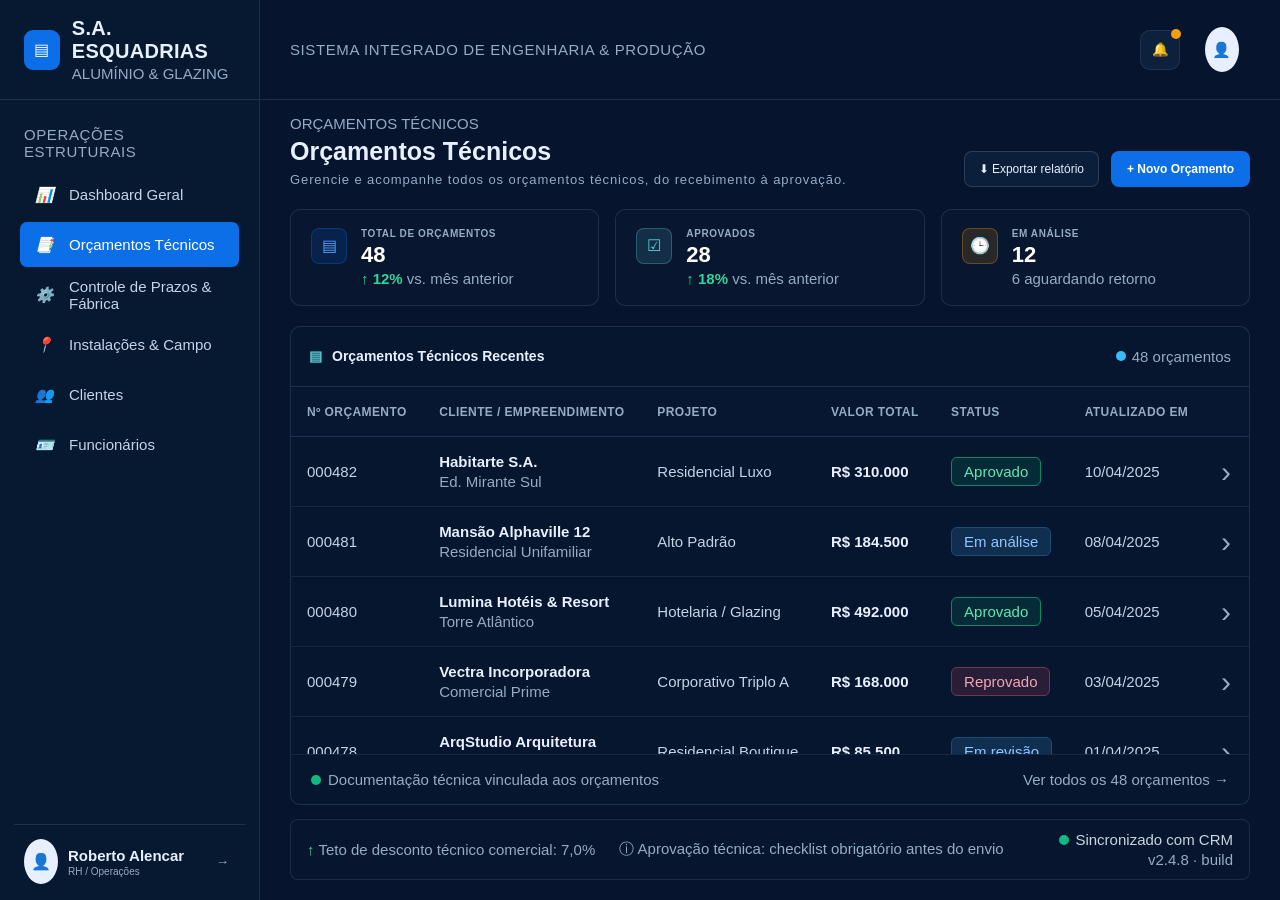
<file: Front-End/orçamento/orcamento.html>
<!DOCTYPE html>
<html lang="pt-BR">
<head>
    <meta charset="UTF-8">
    <meta name="viewport" content="width=device-width, initial-scale=1.0">
    <title>Orçamentos Técnicos | S.A. Esquadrias</title>
    <link rel="stylesheet" href="orcamento.css">
</head>
<body>

<div class="app">

    <aside class="sidebar">

        <a href="index.html" class="brand">
            <span class="brand-icon">▤</span>
            <span>
                <b>S.A. ESQUADRIAS</b>
                <small>ALUMÍNIO & GLAZING</small>
            </span>
        </a>

        <div class="nav-caption">OPERAÇÕES ESTRUTURAIS</div>

        <nav>
             <a href="../dashboard/dashboard.html" class="nav-link">
                <i>📊</i> Dashboard Geral
            </a>
            <a href="../orçamento/orcamento.html" class="nav-link active">
                <i>📑</i> Orçamentos Técnicos
            </a>
            <a href="../Prazos-Fabricas/prazo.html" class="nav-link">
                <i>⚙️</i> Controle de Prazos & Fábrica
            </a>
            <a href="../Instalações/instalacao.html" class="nav-link">
                <i>📍</i> Instalações & Campo
            </a>
            <a href="../Clientes/cliente.html" class="nav-link">
                <i>👥 </i> Clientes
            </a>
             <a href="../Funcionario/Funcionario.html" class="nav-link">
                <i>🪪</i> Funcionários
            </a>
        </nav>

        <div class="sidebar-user">
            <span class="avatar">👤</span>
            <div class="user-info">
                <b>Roberto Alencar</b>
                <small>RH / Operações</small>
            </div>
            <button class="logout-btn" aria-label="Sair">→</button>
        </div>

    </aside>

    <main class="main">

        <header class="topbar">
            <span>SISTEMA INTEGRADO DE ENGENHARIA & PRODUÇÃO</span>

            <div class="top-actions">
                <button class="notif-btn" aria-label="Notificações">
                    🔔<span class="notif-dot"></span>
                </button>
                <span class="avatar">👤</span>
            </div>
        </header>

        <section class="content">

            <div class="page-header-row">
                <div class="page-heading">
                    <span class="breadcrumb">ORÇAMENTOS TÉCNICOS</span>
                    <h1>Orçamentos Técnicos</h1>
                    <p>Gerencie e acompanhe todos os orçamentos técnicos, do recebimento à aprovação.</p>
                </div>

                <div class="header-actions">
                    <button class="btn-export">⬇ Exportar relatório</button>
                    <button class="btn-primary">+ Novo Orçamento</button>
                </div>
            </div>

            <div class="kpi-grid">
                <article class="kpi-card">
                    <div class="kpi-icon blue">▤</div>
                    <div class="kpi-data">
                        <span class="kpi-label">TOTAL DE ORÇAMENTOS</span>
                        <strong class="kpi-value">48</strong>
                        <span class="kpi-sub"><b class="trend-up">↑ 12%</b> vs. mês anterior</span>
                    </div>
                </article>

                <article class="kpi-card">
                    <div class="kpi-icon cyan">☑</div>
                    <div class="kpi-data">
                        <span class="kpi-label">APROVADOS</span>
                        <strong class="kpi-value">28</strong>
                        <span class="kpi-sub"><b class="trend-up">↑ 18%</b> vs. mês anterior</span>
                    </div>
                </article>

                <article class="kpi-card">
                    <div class="kpi-icon amber">🕒</div>
                    <div class="kpi-data">
                        <span class="kpi-label">EM ANÁLISE</span>
                        <strong class="kpi-value">12</strong>
                        <span class="kpi-sub">6 aguardando retorno</span>
                    </div>
                </article>
            </div>

            <section class="list-panel">

                <div class="panel-heading">
                    <h2><span>▤</span> Orçamentos Técnicos Recentes</h2>
                    <small><i></i> 48 orçamentos</small>
                </div>

                <div class="table-wrap">
                    <table>
                        <thead>
                            <tr>
                                <th>Nº ORÇAMENTO</th>
                                <th>CLIENTE / EMPREENDIMENTO</th>
                                <th>PROJETO</th>
                                <th>VALOR TOTAL</th>
                                <th>STATUS</th>
                                <th>ATUALIZADO EM</th>
                                <th></th>
                            </tr>
                        </thead>
                        <tbody>
                            <tr>
                                <td>000482</td>
                                <td><b>Habitarte S.A.</b><small>Ed. Mirante Sul</small></td>
                                <td>Residencial Luxo</td>
                                <td><b>R$ 310.000</b></td>
                                <td><em class="done">Aprovado</em></td>
                                <td>10/04/2025</td>
                                <td class="arrow">›</td>
                            </tr>
                            <tr>
                                <td>000481</td>
                                <td><b>Mansão Alphaville 12</b><small>Residencial Unifamiliar</small></td>
                                <td>Alto Padrão</td>
                                <td><b>R$ 184.500</b></td>
                                <td><em>Em análise</em></td>
                                <td>08/04/2025</td>
                                <td class="arrow">›</td>
                            </tr>
                            <tr>
                                <td>000480</td>
                                <td><b>Lumina Hotéis & Resort</b><small>Torre Atlântico</small></td>
                                <td>Hotelaria / Glazing</td>
                                <td><b>R$ 492.000</b></td>
                                <td><em class="done">Aprovado</em></td>
                                <td>05/04/2025</td>
                                <td class="arrow">›</td>
                            </tr>
                            <tr>
                                <td>000479</td>
                                <td><b>Vectra Incorporadora</b><small>Comercial Prime</small></td>
                                <td>Corporativo Triplo A</td>
                                <td><b>R$ 168.000</b></td>
                                <td><em class="late">Reprovado</em></td>
                                <td>03/04/2025</td>
                                <td class="arrow">›</td>
                            </tr>
                            <tr>
                                <td>000478</td>
                                <td><b>ArqStudio Arquitetura</b><small>Casa Jardins</small></td>
                                <td>Residencial Boutique</td>
                                <td><b>R$ 85.500</b></td>
                                <td><em>Em revisão</em></td>
                                <td>01/04/2025</td>
                                <td class="arrow">›</td>
                            </tr>
                        </tbody>
                    </table>
                </div>

                <div class="panel-footer">
                    <span class="footer-alert"><i class="dot-green"></i> Documentação técnica vinculada aos orçamentos</span>
                    <a href="orcamentos.html" class="footer-link">Ver todos os 48 orçamentos →</a>
                </div>

            </section>

            <footer class="page-bottom-bar">
                <div class="bottom-left">
                    <span><b class="trend-up">↑</b> Teto de desconto técnico comercial: 7,0%</span>
                    <span>ⓘ Aprovação técnica: checklist obrigatório antes do envio</span>
                </div>
                <div class="bottom-right">
                    <span class="sync-status"><i class="dot-green"></i> Sincronizado com CRM</span>
                    <small>v2.4.8 · build</small>
                </div>
            </footer>

        </section>

    </main>

</div>

</body>
</html>
</file>
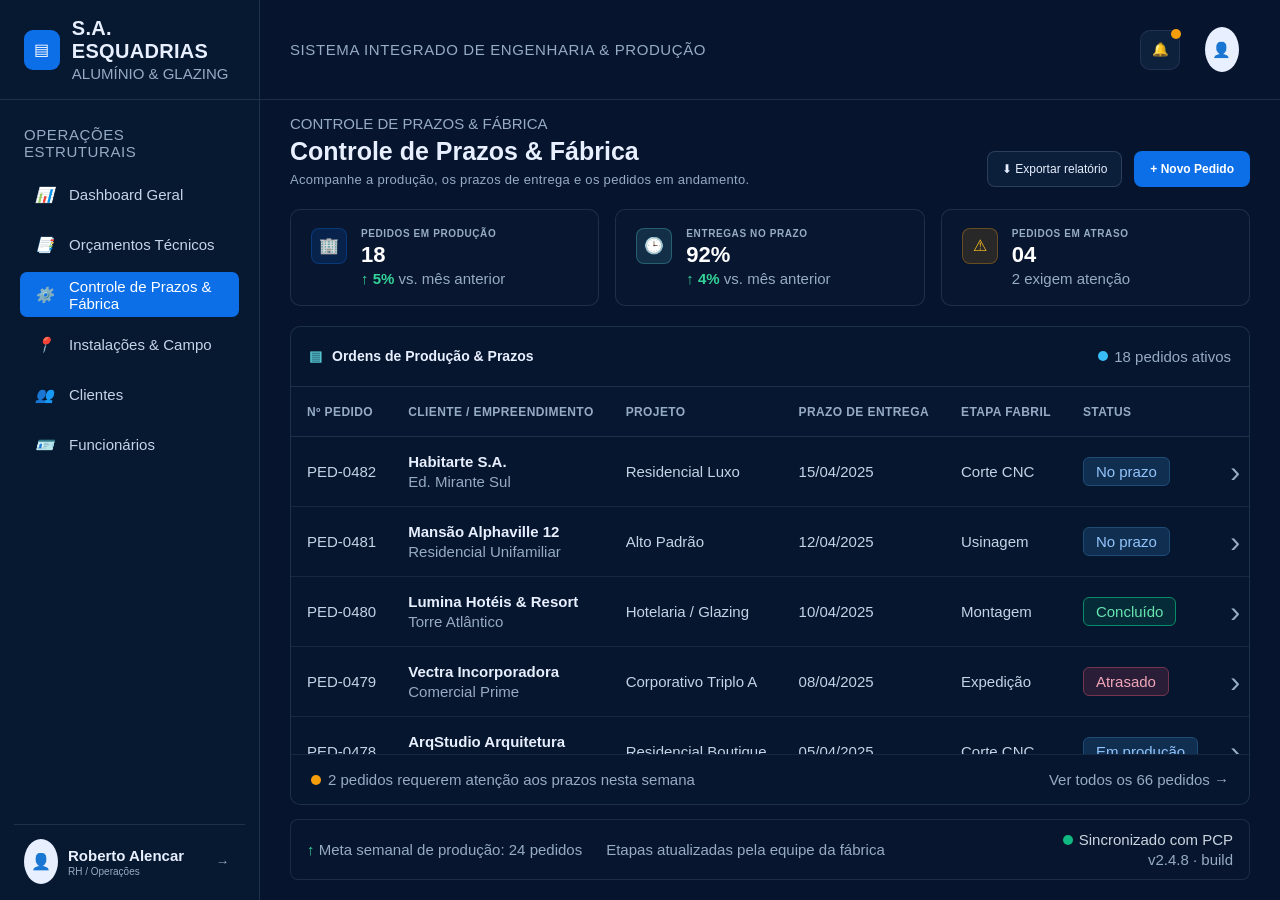
<file: Front-End/Prazos-Fabricas/prazo.html>
<!DOCTYPE html>
<html lang="pt-BR">
<head>
    <meta charset="UTF-8">
    <meta name="viewport" content="width=device-width, initial-scale=1.0">
    <title>Controle de Prazos & Fábrica | S.A. Esquadrias</title>
    <link rel="stylesheet" href="prazo.css">
</head>
<body>

<div class="app">

    <aside class="sidebar">

        <a href="index.html" class="brand">
            <span class="brand-icon">▤</span>
            <span>
                <b>S.A. ESQUADRIAS</b>
                <small>ALUMÍNIO & GLAZING</small>
            </span>
        </a>

        <div class="nav-caption">OPERAÇÕES ESTRUTURAIS</div>

        <nav>
         <a href="../dashboard/dashboard.html" class="nav-link">
                <i>📊</i> Dashboard Geral
            </a>
            <a href="../orçamento/orcamento.html" class="nav-link">
                <i>📑</i> Orçamentos Técnicos
            </a>
            <a href="../Prazos-Fabricas/prazo.html" class="nav-link active">
                <i>⚙️</i> Controle de Prazos & Fábrica
            </a>
            <a href="../Instalações/instalacao.html" class="nav-link">
                <i>📍</i> Instalações & Campo
            </a>
            <a href="../Clientes/cliente.html" class="nav-link">
                <i>👥 </i> Clientes
            </a>
             <a href="../Funcionario/Funcionario.html" class="nav-link">
                <i>🪪</i> Funcionários
            </a>
        </nav>

        <div class="sidebar-user">
            <span class="avatar">👤</span>
            <div class="user-info">
                <b>Roberto Alencar</b>
                <small>RH / Operações</small>
            </div>
            <button class="logout-btn" aria-label="Sair">→</button>
        </div>

    </aside>

    <main class="main">

        <header class="topbar">
            <span>SISTEMA INTEGRADO DE ENGENHARIA & PRODUÇÃO</span>

            <div class="top-actions">
                <button class="notif-btn" aria-label="Notificações">
                    🔔<span class="notif-dot"></span>
                </button>
                <span class="avatar">👤</span>
            </div>
        </header>

        <section class="content">

            <div class="page-header-row">
                <div class="page-heading">
                    <span class="breadcrumb">CONTROLE DE PRAZOS & FÁBRICA</span>
                    <h1>Controle de Prazos & Fábrica</h1>
                    <p>Acompanhe a produção, os prazos de entrega e os pedidos em andamento.</p>
                </div>

                <div class="header-actions">
                    <button class="btn-export">⬇ Exportar relatório</button>
                    <button class="btn-primary">+ Novo Pedido</button>
                </div>
            </div>

            <div class="kpi-grid">
                <article class="kpi-card">
                    <div class="kpi-icon blue">🏢</div>
                    <div class="kpi-data">
                        <span class="kpi-label">PEDIDOS EM PRODUÇÃO</span>
                        <strong class="kpi-value">18</strong>
                        <span class="kpi-sub"><b class="trend-up">↑ 5%</b> vs. mês anterior</span>
                    </div>
                </article>

                <article class="kpi-card">
                    <div class="kpi-icon cyan">🕒</div>
                    <div class="kpi-data">
                        <span class="kpi-label">ENTREGAS NO PRAZO</span>
                        <strong class="kpi-value">92%</strong>
                        <span class="kpi-sub"><b class="trend-up">↑ 4%</b> vs. mês anterior</span>
                    </div>
                </article>

                <article class="kpi-card">
                    <div class="kpi-icon amber">⚠</div>
                    <div class="kpi-data">
                        <span class="kpi-label">PEDIDOS EM ATRASO</span>
                        <strong class="kpi-value">04</strong>
                        <span class="kpi-sub">2 exigem atenção</span>
                    </div>
                </article>
            </div>

            <section class="list-panel">

                <div class="panel-heading">
                    <h2><span>▤</span> Ordens de Produção & Prazos</h2>
                    <small><i></i> 18 pedidos ativos</small>
                </div>

                <div class="table-wrap">
                    <table>
                        <thead>
                            <tr>
                                <th>Nº PEDIDO</th>
                                <th>CLIENTE / EMPREENDIMENTO</th>
                                <th>PROJETO</th>
                                <th>PRAZO DE ENTREGA</th>
                                <th>ETAPA FABRIL</th>
                                <th>STATUS</th>
                                <th></th>
                            </tr>
                        </thead>
                        <tbody>
                            <tr>
                                <td>PED-0482</td>
                                <td><b>Habitarte S.A.</b><small>Ed. Mirante Sul</small></td>
                                <td>Residencial Luxo</td>
                                <td>15/04/2025</td>
                                <td>Corte CNC</td>
                                <td><em>No prazo</em></td>
                                <td class="arrow">›</td>
                            </tr>
                            <tr>
                                <td>PED-0481</td>
                                <td><b>Mansão Alphaville 12</b><small>Residencial Unifamiliar</small></td>
                                <td>Alto Padrão</td>
                                <td>12/04/2025</td>
                                <td>Usinagem</td>
                                <td><em>No prazo</em></td>
                                <td class="arrow">›</td>
                            </tr>
                            <tr>
                                <td>PED-0480</td>
                                <td><b>Lumina Hotéis & Resort</b><small>Torre Atlântico</small></td>
                                <td>Hotelaria / Glazing</td>
                                <td>10/04/2025</td>
                                <td>Montagem</td>
                                <td><em class="done">Concluído</em></td>
                                <td class="arrow">›</td>
                            </tr>
                            <tr>
                                <td>PED-0479</td>
                                <td><b>Vectra Incorporadora</b><small>Comercial Prime</small></td>
                                <td>Corporativo Triplo A</td>
                                <td>08/04/2025</td>
                                <td>Expedição</td>
                                <td><em class="late">Atrasado</em></td>
                                <td class="arrow">›</td>
                            </tr>
                            <tr>
                                <td>PED-0478</td>
                                <td><b>ArqStudio Arquitetura</b><small>Casa Jardins</small></td>
                                <td>Residencial Boutique</td>
                                <td>05/04/2025</td>
                                <td>Corte CNC</td>
                                <td><em>Em produção</em></td>
                                <td class="arrow">›</td>
                            </tr>
                        </tbody>
                    </table>
                </div>

                <div class="panel-footer">
                    <span class="footer-alert"><i class="dot-amber"></i> 2 pedidos requerem atenção aos prazos nesta semana</span>
                    <a href="prazos-fabrica.html" class="footer-link">Ver todos os 66 pedidos →</a>
                </div>

            </section>

            <footer class="page-bottom-bar">
                <div class="bottom-left">
                    <span><b class="trend-up">↑</b> Meta semanal de produção: 24 pedidos</span>
                    <span>Etapas atualizadas pela equipe da fábrica</span>
                </div>
                <div class="bottom-right">
                    <span class="sync-status"><i class="dot-green"></i> Sincronizado com PCP</span>
                    <small>v2.4.8 · build</small>
                </div>
            </footer>

        </section>

    </main>

</div>

</body>
</html>
</file>
<file: login/login.css>
/* RESET */
* {
    margin: 0;
    padding: 0;
    box-sizing: border-box;
}

body {
    font-family: 'Segoe UI', Arial, sans-serif;
    min-height: 100vh;
    overflow: hidden;
}

/* CONTAINER PRINCIPAL */
.login-container {
    display: flex;
    min-height: 100vh;
    width: 100%;
}

/* LADO ESQUERDO */
.branding {
    width: 33.7%;
    background-color: #ffffff;

    display: flex;
    align-items: center;
    justify-content: center;

    border-right: 2px solid #59CED8;
}

.branding-content {
    width: 100%;
    text-align: center;
    padding: 20px;
}

.branding-content h1 {
    color: #07152f;
    font-size: 65px;
    font-family: 'Segoe UI', bold;
    font-weight: 750;
    line-height: 1.2;
    margin-bottom: 20px;
}

.branding-line {
    width: 90%;
    height: 2px;
    background-color: #45C8D8;
    margin: 0 auto 19px;
}

.branding-content p {
    color: #91a9cc;
    font-size: 30px;
    font-weight: 500;
    line-height: 1.2;
}

/* LADO DIREITO */
.login-area {
    width: 66.3%;
    background-color: #06142e;

    display: flex;
    align-items: center;
    justify-content: center;

    padding: 30px;
}

/* CAIXA DE LOGIN */

/* CABEÇALHO */
.login-header {
    margin: 5px 10px 30px;
}

.login-header h2 {
    color: #ffffff;
    font-size: 70px;
    font-weight: 750;
    white-space: nowrap;
}

.login-header h2 span {
    color: #55c8d5;
}

.login-header p {
    color: #59CED8;
    font-size: 17px;
    font-weight: 600;
    margin-top: 7px;
}

/* FORMULÁRIO */
.login-form {
    display: flex;
    flex-direction: column;
    gap: 30px;
}

/* CAMPOS */
.input-group {
    height: 62px;
    width: 100%;

    display: flex;
    align-items: center;

    border: 1px solid #455a78;
    border-radius: 11px;

    background-color: #0a1931;

    padding: 0 16px;
    gap: 22px;

    transition: border-color 0.3s;
}

.input-group:focus-within {
    border-color: #59CED8;
}

.input-group > svg {
    width: 27px;
    height: 27px;
    color: #91a8c3;
    flex-shrink: 0;
}

.input-group input {
    width: 100%;
    height: 100%;

    background: transparent;
    border: none;
    outline: none;

    color: #ffffff;
    font-size: 20px;
    font-family: inherit;
}

.input-group input::placeholder {
    color: #96abc4;
    opacity: 1;
}

/* BOTÃO MOSTRAR SENHA */
.toggle-password {
    background: transparent;
    border: none;
    cursor: pointer;

    display: flex;
    align-items: center;
    justify-content: center;

    color: #91a8c3;
}

.toggle-password svg {
    width: 27px;
    height: 27px;
}

/* BOTÃO ENTRAR */
.btn-login {
    width: 100%;
    height: 62px;

    border: none;
    border-radius: 10px;

    background-color: #59CED8;
    color: #06142e;

    font-family: inherit;
    font-size: 29px;
    font-weight: 750;

    display: flex;
    align-items: center;
    justify-content: center;
    gap: 22px;

    cursor: pointer;
    transition: 0.3s;
}

.btn-login:hover {
    background-color: #59CED8;
}

.btn-login svg {
    width: 30px;
    height: 30px;
}

/* RODAPÉ */
.login-footer {
    display: flex;
    align-items: center;
    justify-content: space-between;

    margin-top: 14px;

    color: #96abc4;
    font-size: 13px;
    font-weight: 600;
}

.login-footer a {
    color: #55c8d5;
    text-decoration: none;
}

.login-footer a:hover {
    text-decoration: underline;
}

/* BOTÃO DE AJUDA */
.help-button {
    position: fixed;
    bottom: 9px;
    right: 12px;

    width: 42px;
    height: 42px;

    border-radius: 50%;
    border: 1px solid #000;

    background-color: #151515;
    color: #ffffff;

    font-size: 19px;
    font-weight: bold;

    cursor: pointer;
}

/* RESPONSIVIDADE */
@media (max-width: 850px) {

    body {
        overflow: auto;
    }

    .login-container {
        flex-direction: column;
        min-height: 100vh;
    }

    .branding {
        width: 100%;
        min-height: 220px;
        border-right: none;
        border-bottom: 2px solid #00aaff;
    }

    .branding-content h1 {
        font-size: 30px;
    }

    .branding-content p {
        font-size: 16px;
    }

    .branding-line {
        max-width: 300px;
    }

    .login-area {
        width: 100%;
        flex: 1;
        padding: 35px 20px;
    }

    .login-box {
        max-width: 458px;
    }

    .login-header h2 {
        font-size: clamp(25px, 5vw, 36px);
        white-space: normal;
    }

    .login-footer {
        flex-wrap: wrap;
        gap: 10px;
    }
}

@media (max-width: 400px) {

    .login-header h2 {
        font-size: 26px;
    }

    .login-header p {
        font-size: 14px;
    }

    .input-group {
        gap: 12px;
    }

    .input-group input {
        font-size: 17px;
    }

    .btn-login {
        font-size: 24px;
    }
}
</file>
<file: dashboard/dashboard.css>
@import url('https://fonts.googleapis.com/css2?family=DM+Sans:wght@400;500;600;700;800&family=Manrope:wght@400;500;600;700;800&display=swap');

* {
    margin: 0;
    padding: 0;
    box-sizing: border-box;
}

:root {
    --page: #06142e;
    --surface: #0a1931;
    --border: #455a78;
    --cyan: #59CED8;
    --text: #e8f0ff;
    --muted: #96abc4;
    --active: #0d6fe8;
}

html, body {
    min-height: 100%;
    font-family: "Segoe UI", Arial, sans-serif;
    background: var(--page);
    color: var(--text);
}

.app {
    height: 100vh;
    overflow: hidden;
    display: flex;
}

/* MENU LATERAL */

.sidebar {
    width: 260px;
    min-width: 240px;
    min-height: 100vh;
    display: flex;
    flex-direction: column;
    background: #071831;
    border-right: 1px solid rgba(69,90,120,.38);
}

.brand {
    height: 100px;
    padding: 0 24px;
    display: flex;
    align-items: center;
    gap: 12px;
    color: var(--text);
    text-decoration: none;
    border-bottom: 1px solid rgba(69,90,120,.38);
}

.brand-icon {
    width: 40px;
    height: 40px;
    border-radius: 9px;
    display: grid;
    place-items: center;
    background: var(--active);
    color: #fff;
}

.brand b,
.brand small,
.sidebar-user b,
.sidebar-user small {
    display: block;
}

.brand b {
    font-size: 20px;
    letter-spacing: 0.3px;
}

.brand small {
    font-size: 15px;
    color: var(--muted);
    margin-top: 2px;
}

.nav-caption {
    margin: 26px 24px 12px;
    color: var(--muted);
    font-size: 15px;
    letter-spacing: 0.6px;
}

nav {
    padding: 0 20px;
    display: grid;
    gap: 5px;
}

.nav-link {
    min-height: 45px;
    display: flex;
    align-items: center;
    gap: 15px;
    padding: 0 15px;
    border-radius: 7px;
    color: #c6d4e8;
    text-decoration: none;
    font-size: 15px;
    transition: background 0.15s ease;
}

.nav-link:hover {
    background: rgba(89,206,216,.09);
}

.nav-link.active {
    background: var(--active);
    color: #fff;
    font-weight: 500;
}

.nav-link svg {
    flex-shrink: 0;
    opacity: 0.85;
}

.sidebar-user {
    margin: auto 14px 16px;
    padding: 14px 10px 0;
    border-top: 1px solid rgba(69,90,120,.38);
    display: flex;
    align-items: center;
    gap: 10px;
}

.user-info {
    flex: 1;
    min-width: 0;
}

.sidebar-user b {
    font-size: 15px;
    color: var(--text);
}

.sidebar-user small {
    font-size: 10px;
    color: var(--muted);
    margin-top: 2px;
}

.logout-btn {
    background: transparent;
    border: 0;
    color: var(--muted);
    cursor: pointer;
    padding: 6px;
    border-radius: 6px;
    display: grid;
    place-items: center;
}

.logout-btn:hover {
    color: var(--text);
    background: rgba(255,255,255,0.06);
}

.avatar {
    width: 45px;
    height: 45px;
    flex: 0 0 34px;
    border-radius: 50%;
    display: grid;
    place-items: center;
    background: #e8f0ff;
    color: #09203c;
}

/* CONTEÚDO PRINCIPAL */

.main {
    min-width: 0;
    flex: 1;
    height: 100vh;
    display: flex;
    flex-direction: column;
    overflow: hidden;
}

.topbar {
    height: 100px;
    flex-shrink: 0;
    padding: 0 30px;
    display: flex;
    align-items: center;
    justify-content: space-between;
    border-bottom: 1px solid rgba(69,90,120,.38);
    color: var(--muted);
    font-size: 15px;
    letter-spacing: 0.6px;
}

.top-actions {
    display: flex;
    align-items: center;
    gap: 25px;
}

.notif-btn {
    position: relative;
    width: 40px;
    height: 40px;
    border: 1px solid rgba(69,80,120,.38);
    border-radius: 10px;
    background: #0d203c;
    color: var(--text);
    justify-content: center;
    align-items: center;
    cursor: pointer;
}

.notif-dot {
    position: absolute;
    top: -2px;
    right: -2px;
    width: 10px;
    height: 10px;
    border-radius: 50%;
    background: #f59e0b;
}

.content {
    width: 100%;
    padding: 15px 30px 20px;
    max-width: 1600px;
    margin: 0 auto;
    flex: 1;
    min-height: 0;
    display: flex;
    flex-direction: column;
}

/* CABEÇALHO DA PÁGINA */

.page-header-row {
    flex-shrink: 0;
    display: flex;
    align-items: flex-end;
    justify-content: space-between;
    gap: 16px;
    margin-bottom: 22px;
    flex-wrap: wrap;
}

.breadcrumb {
    color: var(--muted);
    font-size: 15px;
}

.page-heading h1 {
    margin-top: 4px;
    font-size: 25px;
    line-height: 1.15;
    font-weight: 700;
}

.page-heading p {
    margin-top: 6px;
    color: var(--muted);
    font-size: 13px;
    letter-spacing: 0.9px;
}

.btn-export {
    height: 36px;
    padding: 0 14px;
    display: inline-flex;
    align-items: center;
    gap: 8px;
    border-radius: 8px;
    border: 1px solid rgba(69,90,120,.55);
    background: rgba(13,32,60,.85);
    color: var(--text);
    font-size: 12px;
    cursor: pointer;
    transition: background 0.15s ease;
}

.btn-export:hover {
    background: rgba(25,52,92,.95);
}

/* CARDS DE MÉTRICAS (KPIs) */

.kpi-grid {
    flex-shrink: 0;
    display: grid;
    grid-template-columns: repeat(3, 1fr);
    gap: 16px;
    margin-bottom: 20px;
}

.kpi-card {
    padding: 18px 20px;
    border-radius: 10px;
    border: 1px solid rgba(69,90,120,.38);
    background: rgba(10,25,49,.62);
    display: flex;
    align-items: flex-start;
    gap: 14px;
}

.kpi-icon {
    width: 36px;
    height: 36px;
    border-radius: 8px;
    display: grid;
    place-items: center;
    flex-shrink: 0;
}

.kpi-icon.blue {
    background: rgba(13, 111, 232, 0.15);
    color: #5b9ef8;
    border: 1px solid rgba(13, 111, 232, 0.3);
}

.kpi-icon.cyan {
    background: rgba(89, 206, 216, 0.14);
    color: var(--cyan);
    border: 1px solid rgba(89, 206, 216, 0.3);
}

.kpi-icon.amber {
    background: rgba(245, 158, 11, 0.14);
    color: #fbbf24;
    border: 1px solid rgba(245, 158, 11, 0.3);
}

.kpi-data {
    display: flex;
    flex-direction: column;
}

.kpi-label {
    font-size: 10px;
    color: var(--muted);
    letter-spacing: 0.6px;
    font-weight: 600;
}

.kpi-value {
    font-size: 22px;
    font-weight: 700;
    color: #fff;
    margin: 4px 0 3px;
    line-height: 1.1;
}

.kpi-sub {
    font-size: 15px;
    color: var(--muted);
}

.trend-up {
    color: #34d399;
    font-weight: 600;
}

/* LISTA DE PEDIDOS */

.list-panel {
    flex: 1;
    min-height: 0;
    display: flex;
    flex-direction: column;
    overflow: hidden;
    border: 1px solid rgba(69,90,120,.38);
    border-radius: 10px;
    background: rgba(10,25,49,.52);
}

.panel-heading {
    flex-shrink: 0;
    min-height: 60px;
    padding: 0 18px;
    display: flex;
    align-items: center;
    justify-content: space-between;
    border-bottom: 1px solid rgba(69,90,120,.38);
}

.panel-heading h2 {
    display: flex;
    align-items: center;
    gap: 10px;
    font-size: 14px;
    font-weight: 600;
}

.panel-heading h2 span {
    color: var(--cyan);
    display: grid;
    place-items: center;
}

.panel-heading small {
    font-size: 15px;
    color: var(--muted);
    display: flex;
    align-items: center;
}

.panel-heading small i {
    display: inline-block;
    width: 10px;
    height: 10px;
    margin-right: 6px;
    border-radius: 50%;
    background: #38bdf8;
}

.table-wrap {
    width: 100%;
    flex: 1;
    min-height: 0;
    overflow-y: auto;
    overflow-x: auto;
}

.table-wrap::-webkit-scrollbar {
    width: 8px;
    height: 8px;
}

.table-wrap::-webkit-scrollbar-track {
    background: rgba(6, 20, 46, 0.45);
}

.table-wrap::-webkit-scrollbar-thumb {
    background: rgba(69, 90, 120, 0.6);
    border-radius: 4px;
}

.table-wrap::-webkit-scrollbar-thumb:hover {
    background: var(--cyan);
}

table {
    width: 100%;
    border-collapse: collapse;
    min-width: 780px;
}

thead {
    background: #071732;
}

th {
    position: sticky;
    top: 0;
    z-index: 2;
    background: #071732;
    height: 50px;
    padding: 0 16px;
    text-align: left;
    color: var(--muted);
    font-size: 12px;
    font-weight: 600;
    letter-spacing: 0.4px;
    white-space: nowrap;
    border-bottom: 1px solid rgba(69,90,120,.38);
}

td {
    height: 70px;
    padding: 8px 16px;
    color: #c5d3e6;
    font-size: 15px;
    white-space: nowrap;
    border-bottom: 1px solid rgba(69,90,120,.25);
}

tbody tr {
    cursor: pointer;
    transition: background 0.12s ease;
}

tbody tr:hover,
tbody tr.selected {
    background: rgba(89,206,216,.07);
}

td b {
    display: block;
    color: #e8f0ff;
    font-size: 15px;
    font-weight: 600;
}

td small {
    display: block;
    margin-top: 3px;
    color: var(--muted);
    font-size: 15px;
}

td em {
    display: inline-flex;
    justify-content: center;
    min-width: 76px;
    padding: 5px 12px;
    border-radius: 6px;
    border: 1px solid #1d4c77;
    background: #102e50;
    color: #93c5fd;
    font-size: 15px;
    font-style: normal;
    font-weight: 500;
}

td em.done {
    color: #66e5b0;
    background: rgba(0,170,112,.14);
    border-color: #078b69;
}

td em.late {
    color: #f1a6b8;
    background: rgba(176,55,85,.2);
    border-color: #74354f;
}

td.arrow {
    text-align: right;
    padding-right: 18px;
    color: var(--muted);
    font-size: 30px;
}

.panel-footer {
    flex-shrink: 0;
    min-height: 50px;
    padding: 0 20px;
    display: flex;
    align-items: center;
    justify-content: space-between;
    color: var(--muted);
    font-size: 15px;
    border-top: 1px solid rgba(69,90,120,.25);
    background: rgba(6,20,46,.25);
}

.footer-alert {
    display: flex;
    align-items: center;
    gap: 7px;
}

.dot-amber {
    width: 10px;
    height: 10px;
    border-radius: 50%;
    background: #f59e0b;
    display: inline-block;
}

.footer-link {
    color: var(--muted);
    text-decoration: none;
    transition: color 0.15s ease;
    font-size: 15px;
}

.footer-link:hover {
    color: var(--cyan);
}

/* RODAPÉ INFERIOR DA PÁGINA */

.page-bottom-bar {
    flex-shrink: 0;
    margin-top: 14px;
    padding: 10px 16px;
    border-radius: 8px;
    border: 1px solid rgba(69,90,120,.32);
    background: rgba(10,25,49,.4);
    display: flex;
    align-items: center;
    justify-content: space-between;
    font-size: 15px;
    color: var(--muted);
    gap: 12px;
    flex-wrap: wrap;
}

.bottom-left {
    display: flex;
    align-items: center;
    gap: 24px;
    flex-wrap: wrap;
}

.bottom-right {
    display: flex;
    flex-direction: column;
    align-items: flex-end;
    line-height: 1.3;
}

.sync-status {
    display: flex;
    align-items: center;
    gap: 6px;
    color: #cbd5e1;
}

.dot-green {
    width: 10px;
    height: 10px;
    border-radius: 50%;
    background: #10b981;
    display: inline-block;
}

.bottom-right small {
    font-size: 15px;
    color: var(--muted);
}

/* RESPONSIVIDADE */

@media (max-width: 900px) {
    .sidebar {
        width: 220px;
        min-width: 200px;
    }

    .kpi-grid {
        grid-template-columns: 1fr;
    }

    .content {
        padding: 18px;
    }
}

@media (max-width: 680px) {
    .app {
        display: block;
        height: auto;
        overflow: visible;
    }

    .main {
        height: auto;
        overflow: visible;
    }

    .sidebar {
        width: 100%;
        min-height: auto;
        border-right: 0;
        border-bottom: 1px solid rgba(69,90,120,.38);
    }

    .brand {
        padding: 0 18px;
    }

    .nav-caption {
        margin: 16px 18px 10px;
    }

    nav {
        display: flex;
        overflow-x: auto;
        padding: 0 12px 12px;
    }

    .nav-link {
        flex: 0 0 auto;
        font-size: 11px;
    }

    .sidebar-user {
        display: none;
    }

    .topbar {
        height: 52px;
        padding: 0 18px;
    }

    .content {
        padding: 16px 12px;
    }

    .page-heading h1 {
        font-size: 21px;
    }

    .panel-footer,
    .page-bottom-bar {
        flex-direction: column;
        align-items: flex-start;
        padding: 10px 12px;
        gap: 6px;
    }

    .bottom-right {
        align-items: flex-start;
    }
}
</file>
<file: Front-End/Clientes/cliente.css>
@import url('https://fonts.googleapis.com/css2?family=DM+Sans:wght@400;500;600;700;800&family=Manrope:wght@400;500;600;700;800&display=swap');

* {
    margin: 0;
    padding: 0;
    box-sizing: border-box;
}

:root {
    --page: #06142e;
    --surface: #0a1931;
    --border: #455a78;
    --cyan: #59CED8;
    --text: #e8f0ff;
    --muted: #96abc4;
    --active: #0d6fe8;
}

html, body {
    min-height: 100%;
    font-family: "Segoe UI", Arial, sans-serif;
    background: var(--page);
    color: var(--text);
}

.app {
    min-height: 100vh;
    display: flex;
}

/* MENU LATERAL */

.sidebar {
    width: 260px;
    min-width: 240px;
    min-height: 100vh;
    display: flex;
    flex-direction: column;
    background: #071831;
    border-right: 1px solid rgba(69,90,120,.38);
}

.brand {
    height: 100px;
    padding: 0 24px;
    display: flex;
    align-items: center;
    gap: 12px;
    color: var(--text);
    text-decoration: none;
    border-bottom: 1px solid rgba(69,90,120,.38);
}

.brand-icon {
    width: 40px;
    height: 40px;
    border-radius: 9px;
    display: grid;
    place-items: center;
    background: var(--active);
    color: #fff;
}

.brand b,
.brand small,
.sidebar-user b,
.sidebar-user small {
    display: block;
}

.brand b {
    font-size: 20px;
    letter-spacing: 0.3px;
}

.brand small {
    font-size: 15px;
    color: var(--muted);
    margin-top: 2px;
}

.nav-caption {
    margin: 26px 24px 12px;
    color: var(--muted);
    font-size: 15px;
    letter-spacing: 0.6px;
}

nav {
    padding: 0 20px;
    display: grid;
    gap: 5px;
}

.nav-link {
    min-height: 45px;
    display: flex;
    align-items: center;
    gap: 15px;
    padding: 0 15px;
    border-radius: 7px;
    color: #c6d4e8;
    text-decoration: none;
    font-size: 15px;
    transition: background 0.15s ease;
}

.nav-link:hover {
    background: rgba(89,206,216,.09);
}

.nav-link.active {
    background: var(--active);
    color: #fff;
    font-weight: 500;
}

.nav-link svg {
    flex-shrink: 0;
    opacity: 0.85;
}

.sidebar-user {
    margin: auto 14px 16px;
    padding: 14px 10px 0;
    border-top: 1px solid rgba(69,90,120,.38);
    display: flex;
    align-items: center;
    gap: 10px;
}

.user-info {
    flex: 1;
    min-width: 0;
}

.sidebar-user b {
    font-size: 15px;
    color: var(--text);
}

.sidebar-user small {
    font-size: 10px;
    color: var(--muted);
    margin-top: 2px;
}

.logout-btn {
    background: transparent;
    border: 0;
    color: var(--muted);
    cursor: pointer;
    padding: 6px;
    border-radius: 6px;
    display: grid;
    place-items: center;
}

.logout-btn:hover {
    color: var(--text);
    background: rgba(255,255,255,0.06);
}

.avatar {
    width: 45px;
    height: 45px;
    flex: 0 0 34px;
    border-radius: 50%;
    display: grid;
    place-items: center;
    background: #e8f0ff;
    color: #09203c;
}

/* CONTEÚDO PRINCIPAL */

.main {
    min-width: 0;
    flex: 1;
    display: flex;
    flex-direction: column;
}

.topbar {
    height: 100px;
    padding: 0 30px;
    display: flex;
    align-items: center;
    justify-content: space-between;
    border-bottom: 1px solid rgba(69,90,120,.38);
    color: var(--muted);
    font-size: 15px;
    letter-spacing: 0.6px;
}

.top-actions {
    display: flex;
    align-items: center;
    gap: 25px;
}

.notif-btn {
    position: relative;
    width: 40px;
    height: 40px;
    border: 1px solid rgba(69,80,120,.38);
    border-radius: 10px;
    background: #0d203c;
    color: var(--text);
    justify-content: center;
    align-items: center;
    cursor: pointer;
}

.notif-dot {
    position: absolute;
    top: -2px;
    right: -2px;
    width: 10px;
    height: 10px;
    border-radius: 50%;
    background: #f59e0b;
}

.content {
    width: 100%;
    padding: 15px 30px 20px;
    max-width: 1600px;
    margin: 0 auto;
    flex: 1;
    display: flex;
    flex-direction: column;
}

/* CABEÇALHO DA PÁGINA */

.page-header-row {
    display: flex;
    align-items: flex-end;
    justify-content: space-between;
    gap: 16px;
    margin-bottom: 22px;
    flex-wrap: wrap;
}

.breadcrumb {
    color: var(--muted);
    font-size: 15px;
}

.page-heading h1 {
    margin-top: 4px;
    font-size: 25px;
    line-height: 1.15;
    font-weight: 700;
}

.page-heading p {
    margin-top: 6px;
    color: var(--muted);
    font-size: 13px;
    letter-spacing: 0.3px;
}

.header-actions {
    display: flex;
    align-items: center;
    gap: 12px;
    flex-wrap: wrap;
}

.btn-export {
    height: 36px;
    padding: 0 14px;
    display: inline-flex;
    align-items: center;
    gap: 8px;
    border-radius: 8px;
    border: 1px solid rgba(69,90,120,.55);
    background: rgba(13,32,60,.85);
    color: var(--text);
    font-size: 12px;
    cursor: pointer;
    transition: background 0.15s ease;
}

.btn-export:hover {
    background: rgba(25,52,92,.95);
}

.btn-primary {
    height: 36px;
    padding: 0 16px;
    display: inline-flex;
    align-items: center;
    gap: 8px;
    border-radius: 8px;
    border: 0;
    background: var(--active);
    color: #fff;
    font-size: 12px;
    font-weight: 600;
    cursor: pointer;
    transition: filter 0.15s ease;
}

.btn-primary:hover {
    filter: brightness(1.12);
}

/* CARDS DE MÉTRICAS (KPIs) */

.kpi-grid {
    display: grid;
    grid-template-columns: repeat(3, 1fr);
    gap: 16px;
    margin-bottom: 20px;
}

.kpi-card {
    padding: 18px 20px;
    border-radius: 10px;
    border: 1px solid rgba(69,90,120,.38);
    background: rgba(10,25,49,.62);
    display: flex;
    align-items: flex-start;
    gap: 14px;
}

.kpi-icon {
    width: 36px;
    height: 36px;
    border-radius: 8px;
    display: grid;
    place-items: center;
    flex-shrink: 0;
}

.kpi-icon.blue {
    background: rgba(13, 111, 232, 0.15);
    color: #5b9ef8;
    border: 1px solid rgba(13, 111, 232, 0.3);
}

.kpi-icon.cyan {
    background: rgba(89, 206, 216, 0.14);
    color: var(--cyan);
    border: 1px solid rgba(89, 206, 216, 0.3);
}

.kpi-icon.amber {
    background: rgba(245, 158, 11, 0.14);
    color: #fbbf24;
    border: 1px solid rgba(245, 158, 11, 0.3);
}

.kpi-data {
    display: flex;
    flex-direction: column;
}

.kpi-label {
    font-size: 10px;
    color: var(--muted);
    letter-spacing: 0.6px;
    font-weight: 600;
}

.kpi-inline {
    display: flex;
    align-items: baseline;
    gap: 8px;
    flex-wrap: wrap;
}

.kpi-value {
    font-size: 22px;
    font-weight: 700;
    color: #fff;
    margin: 4px 0 3px;
    line-height: 1.1;
}

.kpi-sub {
    font-size: 14px;
    color: var(--muted);
}

.trend-up {
    color: #34d399;
    font-weight: 600;
}

/* LISTA DE CLIENTES */

.list-panel {
    display: flex;
    flex-direction: column;
    overflow: hidden;
    border: 1px solid rgba(69,90,120,.38);
    border-radius: 10px;
    background: rgba(10,25,49,.52);
}

.panel-heading {
    min-height: 60px;
    padding: 0 18px;
    display: flex;
    align-items: center;
    justify-content: space-between;
    border-bottom: 1px solid rgba(69,90,120,.38);
}

.panel-heading h2 {
    display: flex;
    align-items: center;
    gap: 10px;
    font-size: 14px;
    font-weight: 600;
}

.panel-heading h2 span {
    color: var(--cyan);
    display: grid;
    place-items: center;
}

.table-wrap {
    width: 100%;
    overflow-x: auto;
}

table {
    width: 100%;
    border-collapse: collapse;
    min-width: 780px;
}

thead {
    background: rgba(6,20,46,.45);
}

th {
    height: 50px;
    padding: 0 16px;
    text-align: left;
    color: var(--muted);
    font-size: 12px;
    font-weight: 600;
    letter-spacing: 0.4px;
    white-space: nowrap;
    border-bottom: 1px solid rgba(69,90,120,.38);
}

td {
    height: 70px;
    padding: 8px 16px;
    color: #c5d3e6;
    font-size: 15px;
    white-space: nowrap;
    border-bottom: 1px solid rgba(69,90,120,.25);
}

tbody tr {
    cursor: pointer;
    transition: background 0.12s ease;
}

tbody tr:hover,
tbody tr.selected {
    background: rgba(89,206,216,.07);
}

td b {
    display: block;
    color: #e8f0ff;
    font-size: 15px;
    font-weight: 600;
}

td small {
    display: block;
    margin-top: 3px;
    color: var(--muted);
    font-size: 15px;
}

td em {
    display: inline-flex;
    justify-content: center;
    min-width: 96px;
    padding: 5px 12px;
    border-radius: 6px;
    border: 1px solid #1d4c77;
    background: #102e50;
    color: #93c5fd;
    font-size: 14px;
    font-style: normal;
    font-weight: 500;
}

td em.amber {
    color: #fbbf24;
    background: rgba(245, 158, 11, 0.15);
    border-color: rgba(245, 158, 11, 0.35);
}

td em.neutral {
    color: #cbd5e1;
    background: rgba(71, 85, 105, 0.28);
    border-color: rgba(100, 116, 139, 0.45);
}

td.arrow {
    text-align: right;
    padding-right: 18px;
    color: var(--muted);
    font-size: 30px;
}

.panel-footer {
    min-height: 50px;
    padding: 0 20px;
    display: flex;
    align-items: center;
    justify-content: space-between;
    color: var(--muted);
    font-size: 15px;
    border-top: 1px solid rgba(69,90,120,.25);
    background: rgba(6,20,46,.25);
}

.footer-alert {
    display: flex;
    align-items: center;
    gap: 7px;
}

.footer-link {
    color: var(--muted);
    text-decoration: none;
    transition: color 0.15s ease;
    font-size: 15px;
}

.footer-link:hover {
    color: var(--cyan);
}

/* RODAPÉ INFERIOR DA PÁGINA */

.page-bottom-bar {
    margin-top: 14px;
    padding: 10px 16px;
    border-radius: 8px;
    border: 1px solid rgba(69,90,120,.32);
    background: rgba(10,25,49,.4);
    display: flex;
    align-items: center;
    justify-content: space-between;
    font-size: 15px;
    color: var(--muted);
    gap: 12px;
    flex-wrap: wrap;
}

.bottom-left {
    display: flex;
    align-items: center;
    gap: 24px;
    flex-wrap: wrap;
}

.bottom-left b {
    color: #e8f0ff;
}

.bottom-right {
    display: flex;
    flex-direction: column;
    align-items: flex-end;
    line-height: 1.3;
}

.sync-status {
    display: flex;
    align-items: center;
    gap: 6px;
    color: #cbd5e1;
}

.dot-green {
    width: 10px;
    height: 10px;
    border-radius: 50%;
    background: #10b981;
    display: inline-block;
}

/* RESPONSIVIDADE */

@media (max-width: 900px) {
    .sidebar {
        width: 220px;
        min-width: 200px;
    }

    .kpi-grid {
        grid-template-columns: 1fr;
    }

    .content {
        padding: 18px;
    }
}

@media (max-width: 680px) {
    .app {
        display: block;
    }

    .sidebar {
        width: 100%;
        min-height: auto;
        border-right: 0;
        border-bottom: 1px solid rgba(69,90,120,.38);
    }

    .brand {
        padding: 0 18px;
    }

    .nav-caption {
        margin: 16px 18px 10px;
    }

    nav {
        display: flex;
        overflow-x: auto;
        padding: 0 12px 12px;
    }

    .nav-link {
        flex: 0 0 auto;
        font-size: 11px;
    }

    .sidebar-user {
        display: none;
    }

    .topbar {
        height: 52px;
        padding: 0 18px;
    }

    .content {
        padding: 16px 12px;
    }

    .page-heading h1 {
        font-size: 21px;
    }

    .panel-footer,
    .page-bottom-bar {
        flex-direction: column;
        align-items: flex-start;
        padding: 10px 12px;
        gap: 6px;
    }

    .bottom-right {
        align-items: flex-start;
    }
}
</file>
<file: Front-End/Funcionario/Funcionario.css>
@import url('https://fonts.googleapis.com/css2?family=DM+Sans:wght@400;500;600;700;800&family=Manrope:wght@400;500;600;700;800&display=swap');

* {
    margin: 0;
    padding: 0;
    box-sizing: border-box;
}

:root {
    --page: #06142e;
    --surface: #0a1931;
    --border: #455a78;
    --cyan: #59CED8;
    --text: #e8f0ff;
    --muted: #96abc4;
    --active: #0d6fe8;
}

html, body {
    min-height: 100%;
    font-family: "Segoe UI", Arial, sans-serif;
    background: var(--page);
    color: var(--text);
}

.app {
    height: 100vh;
    overflow: hidden;
    display: flex;
}

/* MENU LATERAL */

.sidebar {
    width: 260px;
    min-width: 240px;
    min-height: 100vh;
    display: flex;
    flex-direction: column;
    background: #071831;
    border-right: 1px solid rgba(69,90,120,.38);
}

.brand {
    height: 100px;
    padding: 0 24px;
    display: flex;
    align-items: center;
    gap: 12px;
    color: var(--text);
    text-decoration: none;
    border-bottom: 1px solid rgba(69,90,120,.38);
}

.brand-icon {
    width: 40px;
    height: 40px;
    border-radius: 9px;
    display: grid;
    place-items: center;
    background: var(--active);
    color: #fff;
}

.brand b,
.brand small,
.sidebar-user b,
.sidebar-user small {
    display: block;
}

.brand b {
    font-size: 20px;
    letter-spacing: 0.3px;
}

.brand small {
    font-size: 15px;
    color: var(--muted);
    margin-top: 2px;
}

.nav-caption {
    margin: 26px 24px 12px;
    color: var(--muted);
    font-size: 15px;
    letter-spacing: 0.6px;
}

nav {
    padding: 0 20px;
    display: grid;
    gap: 5px;
}

.nav-link {
    min-height: 45px;
    display: flex;
    align-items: center;
    gap: 15px;
    padding: 0 15px;
    border-radius: 7px;
    color: #c6d4e8;
    text-decoration: none;
    font-size: 15px;
    transition: background 0.15s ease;
}

.nav-link:hover {
    background: rgba(89,206,216,.09);
}

.nav-link.active {
    background: var(--active);
    color: #fff;
    font-weight: 500;
}

.nav-link svg {
    flex-shrink: 0;
    opacity: 0.85;
}

.sidebar-user {
    margin: auto 14px 16px;
    padding: 14px 10px 0;
    border-top: 1px solid rgba(69,90,120,.38);
    display: flex;
    align-items: center;
    gap: 10px;
}

.user-info {
    flex: 1;
    min-width: 0;
}

.sidebar-user b {
    font-size: 15px;
    color: var(--text);
}

.sidebar-user small {
    font-size: 10px;
    color: var(--muted);
    margin-top: 2px;
}

.logout-btn {
    background: transparent;
    border: 0;
    color: var(--muted);
    cursor: pointer;
    padding: 6px;
    border-radius: 6px;
    display: grid;
    place-items: center;
}

.logout-btn:hover {
    color: var(--text);
    background: rgba(255,255,255,0.06);
}

.avatar {
    width: 45px;
    height: 45px;
    flex: 0 0 34px;
    border-radius: 50%;
    display: grid;
    place-items: center;
    background: #e8f0ff;
    color: #09203c;
}

/* CONTEÚDO PRINCIPAL */

.main {
    min-width: 0;
    flex: 1;
    height: 100vh;
    display: flex;
    flex-direction: column;
    overflow: hidden;
}

.topbar {
    height: 100px;
    flex-shrink: 0;
    padding: 0 30px;
    display: flex;
    align-items: center;
    justify-content: space-between;
    border-bottom: 1px solid rgba(69,90,120,.38);
    color: var(--muted);
    font-size: 15px;
    letter-spacing: 0.6px;
}

.top-actions {
    display: flex;
    align-items: center;
    gap: 25px;
}

.notif-btn {
    position: relative;
    width: 40px;
    height: 40px;
    border: 1px solid rgba(69,80,120,.38);
    border-radius: 10px;
    background: #0d203c;
    color: var(--text);
    justify-content: center;
    align-items: center;
    cursor: pointer;
}

.notif-dot {
    position: absolute;
    top: -2px;
    right: -2px;
    width: 10px;
    height: 10px;
    border-radius: 50%;
    background: #f59e0b;
}

.content {
    width: 100%;
    padding: 15px 30px 20px;
    max-width: 1600px;
    margin: 0 auto;
    flex: 1;
    min-height: 0;
    display: flex;
    flex-direction: column;
}

/* CABEÇALHO DA PÁGINA */

.page-header-row {
    flex-shrink: 0;
    display: flex;
    align-items: flex-end;
    justify-content: space-between;
    gap: 16px;
    margin-bottom: 22px;
    flex-wrap: wrap;
}

.breadcrumb {
    color: var(--muted);
    font-size: 15px;
}

.page-heading h1 {
    margin-top: 4px;
    font-size: 25px;
    line-height: 1.15;
    font-weight: 700;
}

.page-heading p {
    margin-top: 6px;
    color: var(--muted);
    font-size: 13px;
    letter-spacing: 0.3px;
}

.header-actions {
    display: flex;
    align-items: center;
    gap: 12px;
    flex-wrap: wrap;
}

.btn-primary {
    height: 36px;
    padding: 0 16px;
    display: inline-flex;
    align-items: center;
    gap: 8px;
    border-radius: 8px;
    border: 0;
    background: var(--active);
    color: #fff;
    font-size: 12px;
    font-weight: 600;
    cursor: pointer;
    transition: filter 0.15s ease;
}

.btn-primary:hover {
    filter: brightness(1.12);
}

/* BARRA DE BUSCA E FILTROS */

.filter-bar-standalone {
    flex-shrink: 0;
    display: flex;
    align-items: center;
    gap: 12px;
    margin-bottom: 20px;
    flex-wrap: wrap;
}

.search-box {
    flex: 1;
    min-width: 240px;
    height: 42px;
    padding: 0 14px;
    border-radius: 8px;
    border: 1px solid rgba(69,90,120,.38);
    background: rgba(10,25,49,.62);
    display: flex;
    align-items: center;
    gap: 10px;
    color: var(--muted);
}

.search-box input {
    width: 100%;
    border: 0;
    outline: 0;
    background: transparent;
    color: var(--text);
    font-size: 14px;
}

.search-box input::placeholder {
    color: var(--muted);
}

.btn-filter-select,
.btn-filter {
    height: 42px;
    padding: 0 16px;
    border-radius: 8px;
    border: 1px solid rgba(69,90,120,.38);
    background: rgba(10,25,49,.62);
    color: var(--text);
    font-size: 14px;
    cursor: pointer;
    transition: background 0.15s ease;
}

.btn-filter-select {
    min-width: 180px;
    display: flex;
    align-items: center;
    justify-content: space-between;
    gap: 12px;
}

.btn-filter-select:hover,
.btn-filter:hover {
    background: rgba(25,52,92,.85);
}

/* TABELA DE FUNCIONÁRIOS */

.list-panel {
    flex: 1;
    min-height: 0;
    display: flex;
    flex-direction: column;
    overflow: hidden;
    border: 1px solid rgba(69,90,120,.38);
    border-radius: 10px;
    background: rgba(10,25,49,.52);
}

.table-wrap {
    width: 100%;
    flex: 1;
    min-height: 0;
    overflow-y: auto;
    overflow-x: auto;
}

.table-wrap::-webkit-scrollbar {
    width: 8px;
    height: 8px;
}

.table-wrap::-webkit-scrollbar-track {
    background: rgba(6, 20, 46, 0.45);
}

.table-wrap::-webkit-scrollbar-thumb {
    background: rgba(69, 90, 120, 0.6);
    border-radius: 4px;
}

.table-wrap::-webkit-scrollbar-thumb:hover {
    background: var(--cyan);
}

table {
    width: 100%;
    border-collapse: collapse;
    min-width: 780px;
}

thead {
    background: #071732;
}

th {
    position: sticky;
    top: 0;
    z-index: 2;
    background: #071732;
    height: 50px;
    padding: 0 16px;
    text-align: left;
    color: var(--muted);
    font-size: 12px;
    font-weight: 600;
    letter-spacing: 0.4px;
    white-space: nowrap;
    border-bottom: 1px solid rgba(69,90,120,.38);
}

th.actions-col {
    text-align: right;
    padding-right: 22px;
}

td {
    height: 70px;
    padding: 8px 16px;
    color: #c5d3e6;
    font-size: 15px;
    white-space: nowrap;
    border-bottom: 1px solid rgba(69,90,120,.25);
}

tbody tr {
    cursor: pointer;
    transition: background 0.12s ease;
}

tbody tr:hover,
tbody tr.selected {
    background: rgba(89,206,216,.07);
}

.emp-cell {
    display: flex;
    align-items: center;
    gap: 12px;
}

.emp-initials {
    width: 38px;
    height: 38px;
    border-radius: 50%;
    border: 1px solid #1d4c77;
    background: #102e50;
    color: #93c5fd;
    font-size: 13px;
    font-weight: 700;
    display: grid;
    place-items: center;
    flex-shrink: 0;
}

td b {
    display: block;
    color: #e8f0ff;
    font-size: 15px;
    font-weight: 600;
}

td small {
    display: block;
    margin-top: 2px;
    color: var(--muted);
    font-size: 13px;
}

td em {
    display: inline-flex;
    justify-content: center;
    min-width: 112px;
    padding: 5px 12px;
    border-radius: 6px;
    border: 1px solid #1d4c77;
    background: #102e50;
    color: #93c5fd;
    font-size: 14px;
    font-style: normal;
    font-weight: 500;
}

td em.done {
    min-width: 72px;
    color: #66e5b0;
    background: rgba(0,170,112,.14);
    border-color: #078b69;
}

td em.late {
    min-width: 72px;
    color: #f1a6b8;
    background: rgba(176,55,85,.2);
    border-color: #74354f;
}

td.dots {
    text-align: right;
    padding-right: 24px;
    color: var(--muted);
    font-size: 16px;
    letter-spacing: 2px;
}

/* PAGINAÇÃO INFERIOR */

.pagination-bar {
    flex-shrink: 0;
    margin-top: 16px;
    display: flex;
    align-items: center;
    justify-content: space-between;
    font-size: 14px;
    color: var(--muted);
    gap: 12px;
    flex-wrap: wrap;
}

.pagination-controls {
    display: flex;
    align-items: center;
    gap: 8px;
}

.page-btn {
    width: 34px;
    height: 34px;
    border-radius: 7px;
    border: 1px solid rgba(69,90,120,.38);
    background: rgba(10,25,49,.62);
    color: var(--text);
    font-size: 14px;
    display: grid;
    place-items: center;
    cursor: pointer;
    transition: background 0.15s ease;
}

.page-btn:hover {
    background: rgba(25,52,92,.85);
}

.page-btn.active {
    background: var(--active);
    border-color: var(--active);
    color: #fff;
    font-weight: 600;
}

/* RESPONSIVIDADE */

@media (max-width: 900px) {
    .sidebar {
        width: 220px;
        min-width: 200px;
    }

    .content {
        padding: 18px;
    }
}

@media (max-width: 680px) {
    .app {
        display: block;
        height: auto;
        overflow: visible;
    }

    .main {
        height: auto;
        overflow: visible;
    }

    .sidebar {
        width: 100%;
        min-height: auto;
        border-right: 0;
        border-bottom: 1px solid rgba(69,90,120,.38);
    }

    .brand {
        padding: 0 18px;
    }

    .nav-caption {
        margin: 16px 18px 10px;
    }

    nav {
        display: flex;
        overflow-x: auto;
        padding: 0 12px 12px;
    }

    .nav-link {
        flex: 0 0 auto;
        font-size: 11px;
    }

    .sidebar-user {
        display: none;
    }

    .topbar {
        height: 52px;
        padding: 0 18px;
    }

    .content {
        padding: 16px 12px;
    }

    .page-heading h1 {
        font-size: 21px;
    }
}
</file>
<file: Front-End/Instalações/instalacao.css>
@import url('https://fonts.googleapis.com/css2?family=DM+Sans:wght@400;500;600;700;800&family=Manrope:wght@400;500;600;700;800&display=swap');

* {
    margin: 0;
    padding: 0;
    box-sizing: border-box;
}

:root {
    --page: #06142e;
    --surface: #0a1931;
    --border: #455a78;
    --cyan: #59CED8;
    --text: #e8f0ff;
    --muted: #96abc4;
    --active: #0d6fe8;
}

html, body {
    min-height: 100%;
    font-family: "Segoe UI", Arial, sans-serif;
    background: var(--page);
    color: var(--text);
}

.app {
    height: 100vh;
    overflow: hidden;
    display: flex;
}

/* MENU LATERAL */

.sidebar {
    width: 260px;
    min-width: 240px;
    min-height: 100vh;
    display: flex;
    flex-direction: column;
    background: #071831;
    border-right: 1px solid rgba(69,90,120,.38);
}

.brand {
    height: 100px;
    padding: 0 24px;
    display: flex;
    align-items: center;
    gap: 12px;
    color: var(--text);
    text-decoration: none;
    border-bottom: 1px solid rgba(69,90,120,.38);
}

.brand-icon {
    width: 40px;
    height: 40px;
    border-radius: 9px;
    display: grid;
    place-items: center;
    background: var(--active);
    color: #fff;
}

.brand b,
.brand small,
.sidebar-user b,
.sidebar-user small {
    display: block;
}

.brand b {
    font-size: 20px;
    letter-spacing: 0.3px;
}

.brand small {
    font-size: 15px;
    color: var(--muted);
    margin-top: 2px;
}

.nav-caption {
    margin: 26px 24px 12px;
    color: var(--muted);
    font-size: 15px;
    letter-spacing: 0.6px;
}

nav {
    padding: 0 20px;
    display: grid;
    gap: 5px;
}

.nav-link {
    min-height: 45px;
    display: flex;
    align-items: center;
    gap: 15px;
    padding: 0 15px;
    border-radius: 7px;
    color: #c6d4e8;
    text-decoration: none;
    font-size: 15px;
    transition: background 0.15s ease;
}

.nav-link:hover {
    background: rgba(89,206,216,.09);
}

.nav-link.active {
    background: var(--active);
    color: #fff;
    font-weight: 500;
}

.nav-link svg {
    flex-shrink: 0;
    opacity: 0.85;
}

.sidebar-user {
    margin: auto 14px 16px;
    padding: 14px 10px 0;
    border-top: 1px solid rgba(69,90,120,.38);
    display: flex;
    align-items: center;
    gap: 10px;
}

.user-info {
    flex: 1;
    min-width: 0;
}

.sidebar-user b {
    font-size: 15px;
    color: var(--text);
}

.sidebar-user small {
    font-size: 10px;
    color: var(--muted);
    margin-top: 2px;
}

.logout-btn {
    background: transparent;
    border: 0;
    color: var(--muted);
    cursor: pointer;
    padding: 6px;
    border-radius: 6px;
    display: grid;
    place-items: center;
}

.logout-btn:hover {
    color: var(--text);
    background: rgba(255,255,255,0.06);
}

.avatar {
    width: 45px;
    height: 45px;
    flex: 0 0 34px;
    border-radius: 50%;
    display: grid;
    place-items: center;
    background: #e8f0ff;
    color: #09203c;
}

/* CONTEÚDO PRINCIPAL */

.main {
    min-width: 0;
    flex: 1;
    height: 100vh;
    display: flex;
    flex-direction: column;
    overflow: hidden;
}

.topbar {
    height: 100px;
    flex-shrink: 0;
    padding: 0 30px;
    display: flex;
    align-items: center;
    justify-content: space-between;
    border-bottom: 1px solid rgba(69,90,120,.38);
    color: var(--muted);
    font-size: 15px;
    letter-spacing: 0.6px;
}

.top-actions {
    display: flex;
    align-items: center;
    gap: 25px;
}

.notif-btn {
    position: relative;
    width: 40px;
    height: 40px;
    border: 1px solid rgba(69,80,120,.38);
    border-radius: 10px;
    background: #0d203c;
    color: var(--text);
    justify-content: center;
    align-items: center;
    cursor: pointer;
}

.notif-dot {
    position: absolute;
    top: -2px;
    right: -2px;
    width: 10px;
    height: 10px;
    border-radius: 50%;
    background: #f59e0b;
}

.content {
    width: 100%;
    padding: 15px 30px 20px;
    max-width: 1600px;
    margin: 0 auto;
    flex: 1;
    min-height: 0;
    display: flex;
    flex-direction: column;
}

/* CABEÇALHO DA PÁGINA */

.page-header-row {
    flex-shrink: 0;
    display: flex;
    align-items: flex-end;
    justify-content: space-between;
    gap: 16px;
    margin-bottom: 22px;
    flex-wrap: wrap;
}

.breadcrumb {
    color: var(--muted);
    font-size: 15px;
}

.page-heading h1 {
    margin-top: 4px;
    font-size: 25px;
    line-height: 1.15;
    font-weight: 700;
}

.page-heading p {
    margin-top: 6px;
    color: var(--muted);
    font-size: 13px;
    letter-spacing: 0.3px;
}

.header-actions {
    display: flex;
    align-items: center;
    gap: 12px;
    flex-wrap: wrap;
}

.btn-export {
    height: 36px;
    padding: 0 14px;
    display: inline-flex;
    align-items: center;
    gap: 8px;
    border-radius: 8px;
    border: 1px solid rgba(69,90,120,.55);
    background: rgba(13,32,60,.85);
    color: var(--text);
    font-size: 12px;
    cursor: pointer;
    transition: background 0.15s ease;
}

.btn-export:hover {
    background: rgba(25,52,92,.95);
}

.btn-primary {
    height: 36px;
    padding: 0 16px;
    display: inline-flex;
    align-items: center;
    gap: 8px;
    border-radius: 8px;
    border: 0;
    background: var(--active);
    color: #fff;
    font-size: 12px;
    font-weight: 600;
    cursor: pointer;
    transition: filter 0.15s ease;
}

.btn-primary:hover {
    filter: brightness(1.12);
}

/* 4 CARDS DE MÉTRICAS (KPIs) */

.kpi-grid-4 {
    flex-shrink: 0;
    display: grid;
    grid-template-columns: repeat(4, 1fr);
    gap: 16px;
    margin-bottom: 20px;
}

.kpi-card.compact {
    padding: 16px 20px;
    border-radius: 10px;
    border: 1px solid rgba(69,90,120,.38);
    background: rgba(10,25,49,.62);
    display: flex;
    flex-direction: column;
    gap: 8px;
}

.kpi-label {
    font-size: 10px;
    color: var(--muted);
    letter-spacing: 0.6px;
    font-weight: 600;
}

.kpi-inline {
    display: flex;
    align-items: baseline;
    gap: 10px;
}

.kpi-value {
    font-size: 24px;
    font-weight: 700;
    color: #fff;
    line-height: 1.1;
}

.kpi-sub {
    font-size: 14px;
    color: var(--muted);
}

/* LAYOUT DE 2 COLUNAS (PROGRAMAÇÃO + AGENDA/EQUIPES) */

.field-layout {
    flex: 1;
    min-height: 0;
    display: grid;
    grid-template-columns: 1.85fr 1fr;
    gap: 18px;
    align-items: stretch;
}

.side-column {
    min-height: 0;
    display: flex;
    flex-direction: column;
    gap: 18px;
    overflow-y: auto;
}

/* PAINÉIS E TABELA */

.list-panel {
    min-height: 0;
    display: flex;
    flex-direction: column;
    overflow: hidden;
    border: 1px solid rgba(69,90,120,.38);
    border-radius: 10px;
    background: rgba(10,25,49,.52);
}

.field-layout > .list-panel {
    height: 100%;
}

.panel-heading {
    flex-shrink: 0;
    min-height: 60px;
    padding: 0 18px;
    display: flex;
    align-items: center;
    justify-content: space-between;
    border-bottom: 1px solid rgba(69,90,120,.38);
}

.panel-heading h2 {
    display: flex;
    align-items: center;
    gap: 10px;
    font-size: 15px;
    font-weight: 600;
}

.panel-heading small {
    font-size: 13px;
    color: var(--muted);
}

/* BARRA DE FILTRO DA PROGRAMAÇÃO */

.filter-bar {
    flex-shrink: 0;
    padding: 12px 16px;
    display: flex;
    align-items: center;
    gap: 10px;
    border-bottom: 1px solid rgba(69,90,120,.25);
    flex-wrap: wrap;
}

.search-box {
    flex: 1;
    min-width: 200px;
    height: 36px;
    padding: 0 12px;
    border-radius: 7px;
    border: 1px solid rgba(69,90,120,.4);
    background: rgba(6,20,46,.55);
    display: flex;
    align-items: center;
    gap: 8px;
    color: var(--muted);
}

.search-box input {
    width: 100%;
    border: 0;
    outline: 0;
    background: transparent;
    color: var(--text);
    font-size: 13px;
}

.search-box input::placeholder {
    color: var(--muted);
}

.btn-filter-select,
.btn-filter {
    height: 36px;
    padding: 0 14px;
    border-radius: 7px;
    border: 1px solid rgba(69,90,120,.4);
    background: rgba(6,20,46,.55);
    color: var(--text);
    font-size: 12px;
    cursor: pointer;
}

.btn-filter-select:hover,
.btn-filter:hover {
    background: rgba(25,52,92,.7);
}

.table-wrap {
    width: 100%;
    flex: 1;
    min-height: 0;
    overflow-y: auto;
    overflow-x: auto;
}

.table-wrap::-webkit-scrollbar,
.side-column::-webkit-scrollbar {
    width: 8px;
    height: 8px;
}

.table-wrap::-webkit-scrollbar-track,
.side-column::-webkit-scrollbar-track {
    background: rgba(6, 20, 46, 0.45);
}

.table-wrap::-webkit-scrollbar-thumb,
.side-column::-webkit-scrollbar-thumb {
    background: rgba(69, 90, 120, 0.6);
    border-radius: 4px;
}

.table-wrap::-webkit-scrollbar-thumb:hover,
.side-column::-webkit-scrollbar-thumb:hover {
    background: var(--cyan);
}

table {
    width: 100%;
    border-collapse: collapse;
    min-width: 580px;
}

thead {
    background: #071732;
}

th {
    position: sticky;
    top: 0;
    z-index: 2;
    background: #071732;
    height: 44px;
    padding: 0 16px;
    text-align: left;
    color: var(--muted);
    font-size: 11px;
    font-weight: 600;
    letter-spacing: 0.4px;
    white-space: nowrap;
    border-bottom: 1px solid rgba(69,90,120,.38);
}

td {
    height: 68px;
    padding: 8px 16px;
    color: #c5d3e6;
    font-size: 14px;
    white-space: nowrap;
    border-bottom: 1px solid rgba(69,90,120,.25);
}

tbody tr {
    cursor: pointer;
    transition: background 0.12s ease;
}

tbody tr:hover {
    background: rgba(89,206,216,.07);
}

td b {
    display: block;
    color: #e8f0ff;
    font-size: 14px;
    font-weight: 600;
}

td small {
    display: block;
    margin-top: 3px;
    color: var(--muted);
    font-size: 13px;
}

.date-badge {
    width: 44px;
    height: 46px;
    border-radius: 8px;
    border: 1px solid rgba(69,90,120,.45);
    background: rgba(13,32,60,.8);
    display: flex;
    flex-direction: column;
    align-items: center;
    justify-content: center;
}

.date-badge small {
    margin-top: 0;
    font-size: 9px;
    font-weight: 600;
    color: var(--muted);
}

.date-badge b {
    font-size: 15px;
    line-height: 1.1;
}

td em,
.team-item em {
    display: inline-flex;
    justify-content: center;
    min-width: 86px;
    padding: 5px 12px;
    border-radius: 6px;
    border: 1px solid #1d4c77;
    background: #102e50;
    color: #93c5fd;
    font-size: 13px;
    font-style: normal;
    font-weight: 500;
}

td em.done,
.team-item em.done {
    color: #66e5b0;
    background: rgba(0,170,112,.14);
    border-color: #078b69;
}

td em.wait,
.team-item em.wait {
    color: #cbd5e1;
    background: rgba(71,85,105,.25);
    border-color: rgba(100,116,139,.45);
}

td.arrow {
    text-align: right;
    padding-right: 18px;
    color: var(--muted);
    font-size: 26px;
}

.panel-footer {
    flex-shrink: 0;
    min-height: 46px;
    padding: 0 18px;
    display: flex;
    align-items: center;
    justify-content: space-between;
    color: var(--muted);
    font-size: 13px;
    border-top: 1px solid rgba(69,90,120,.25);
    background: rgba(6,20,46,.25);
}

.footer-alert {
    display: flex;
    align-items: center;
    gap: 8px;
}

.footer-link {
    color: var(--muted);
    text-decoration: none;
    transition: color 0.15s ease;
    font-size: 13px;
}

.footer-link:hover {
    color: var(--cyan);
}

/* CALENDÁRIO (AGENDA DA SEMANA) */

.calendar-body {
    padding: 16px 18px;
}

.cal-nav {
    display: flex;
    align-items: center;
    justify-content: space-between;
    margin-bottom: 14px;
    font-size: 14px;
}

.cal-nav button {
    background: transparent;
    border: 0;
    color: var(--muted);
    font-size: 18px;
    cursor: pointer;
    padding: 2px 8px;
}

.cal-grid {
    display: grid;
    grid-template-columns: repeat(7, 1fr);
    gap: 6px;
    text-align: center;
    margin-bottom: 14px;
}

.cal-head {
    font-size: 10px;
    color: var(--muted);
    font-weight: 600;
    padding-bottom: 4px;
}

.cal-day {
    height: 30px;
    border-radius: 6px;
    display: grid;
    place-items: center;
    font-size: 12px;
    color: #c5d3e6;
}

.cal-day.active {
    background: var(--active);
    color: #fff;
    font-weight: 600;
}

.cal-legend {
    display: flex;
    align-items: center;
    gap: 18px;
    font-size: 12px;
    color: var(--muted);
    padding-top: 10px;
    border-top: 1px solid rgba(69,90,120,.25);
    margin-bottom: 12px;
}

.cal-legend span {
    display: flex;
    align-items: center;
    gap: 6px;
}

.dot-blue {
    width: 8px;
    height: 8px;
    border-radius: 50%;
    background: var(--active);
    display: inline-block;
}

.dot-green {
    width: 8px;
    height: 8px;
    border-radius: 50%;
    background: #10b981;
    display: inline-block;
}

.cal-selected-box {
    padding: 10px 14px;
    border-radius: 8px;
    border: 1px solid rgba(69,90,120,.35);
    background: rgba(6,20,46,.5);
}

.cal-selected-box small {
    display: block;
    font-size: 11px;
    color: var(--muted);
}

.cal-selected-box b {
    display: block;
    margin-top: 2px;
    font-size: 13px;
    color: var(--text);
}

/* EQUIPES EM CAMPO */

.teams-list {
    padding: 12px 16px;
    display: flex;
    flex-direction: column;
    gap: 10px;
}

.team-item {
    padding: 10px 12px;
    border-radius: 8px;
    border: 1px solid rgba(69,90,120,.3);
    background: rgba(6,20,46,.42);
    display: flex;
    align-items: center;
    gap: 12px;
}

.team-badge {
    width: 34px;
    height: 34px;
    border-radius: 8px;
    border: 1px solid rgba(69,90,120,.45);
    background: rgba(13,32,60,.9);
    display: grid;
    place-items: center;
    font-size: 13px;
    font-weight: 700;
    color: var(--text);
}

.team-info {
    flex: 1;
}

.team-info b {
    display: block;
    font-size: 13px;
    color: var(--text);
}

.team-info small {
    display: block;
    font-size: 12px;
    color: var(--muted);
}

/* RODAPÉ INFERIOR DA PÁGINA */

.page-bottom-bar {
    flex-shrink: 0;
    margin-top: 14px;
    padding: 10px 16px;
    border-radius: 8px;
    border: 1px solid rgba(69,90,120,.32);
    background: rgba(10,25,49,.4);
    display: flex;
    align-items: center;
    justify-content: space-between;
    font-size: 13px;
    color: var(--muted);
    gap: 12px;
    flex-wrap: wrap;
}

.bottom-right small {
    font-size: 13px;
    color: var(--muted);
}

/* RESPONSIVIDADE */

@media (max-width: 1150px) {
    .app {
        height: auto;
        overflow: visible;
    }

    .main {
        height: auto;
        overflow: visible;
    }

    .field-layout {
        grid-template-columns: 1fr;
    }

    .kpi-grid-4 {
        grid-template-columns: repeat(2, 1fr);
    }
}

@media (max-width: 680px) {
    .app {
        display: block;
        height: auto;
        overflow: visible;
    }

    .main {
        height: auto;
        overflow: visible;
    }

    .sidebar {
        width: 100%;
        min-height: auto;
        border-right: 0;
        border-bottom: 1px solid rgba(69,90,120,.38);
    }

    .brand {
        padding: 0 18px;
    }

    .nav-caption {
        margin: 16px 18px 10px;
    }

    nav {
        display: flex;
        overflow-x: auto;
        padding: 0 12px 12px;
    }

    .nav-link {
        flex: 0 0 auto;
        font-size: 11px;
    }

    .sidebar-user {
        display: none;
    }

    .topbar {
        height: 52px;
        padding: 0 18px;
    }

    .content {
        padding: 16px 12px;
    }

    .kpi-grid-4 {
        grid-template-columns: 1fr;
    }
}
</file>
<file: Front-End/orçamento/orcamento.css>
@import url('https://fonts.googleapis.com/css2?family=DM+Sans:wght@400;500;600;700;800&family=Manrope:wght@400;500;600;700;800&display=swap');

* {
    margin: 0;
    padding: 0;
    box-sizing: border-box;
}

:root {
    --page: #06142e;
    --surface: #0a1931;
    --border: #455a78;
    --cyan: #59CED8;
    --text: #e8f0ff;
    --muted: #96abc4;
    --active: #0d6fe8;
}

html, body {
    min-height: 100%;
    font-family: "Segoe UI", Arial, sans-serif;
    background: var(--page);
    color: var(--text);
}

.app {
    height: 100vh;
    overflow: hidden;
    display: flex;
}

/* MENU LATERAL */

.sidebar {
    width: 260px;
    min-width: 240px;
    min-height: 100vh;
    display: flex;
    flex-direction: column;
    background: #071831;
    border-right: 1px solid rgba(69,90,120,.38);
}

.brand {
    height: 100px;
    padding: 0 24px;
    display: flex;
    align-items: center;
    gap: 12px;
    color: var(--text);
    text-decoration: none;
    border-bottom: 1px solid rgba(69,90,120,.38);
}

.brand-icon {
    width: 40px;
    height: 40px;
    border-radius: 9px;
    display: grid;
    place-items: center;
    background: var(--active);
    color: #fff;
}

.brand b,
.brand small,
.sidebar-user b,
.sidebar-user small {
    display: block;
}

.brand b {
    font-size: 20px;
    letter-spacing: 0.3px;
}

.brand small {
    font-size: 15px;
    color: var(--muted);
    margin-top: 2px;
}

.nav-caption {
    margin: 26px 24px 12px;
    color: var(--muted);
    font-size: 15px;
    letter-spacing: 0.6px;
}

nav {
    padding: 0 20px;
    display: grid;
    gap: 5px;
}

.nav-link {
    min-height: 45px;
    display: flex;
    align-items: center;
    gap: 15px;
    padding: 0 15px;
    border-radius: 7px;
    color: #c6d4e8;
    text-decoration: none;
    font-size: 15px;
    transition: background 0.15s ease;
}

.nav-link:hover {
    background: rgba(89,206,216,.09);
}

.nav-link.active {
    background: var(--active);
    color: #fff;
    font-weight: 500;
}

.nav-link svg {
    flex-shrink: 0;
    opacity: 0.85;
}

.sidebar-user {
    margin: auto 14px 16px;
    padding: 14px 10px 0;
    border-top: 1px solid rgba(69,90,120,.38);
    display: flex;
    align-items: center;
    gap: 10px;
}

.user-info {
    flex: 1;
    min-width: 0;
}

.sidebar-user b {
    font-size: 15px;
    color: var(--text);
}

.sidebar-user small {
    font-size: 10px;
    color: var(--muted);
    margin-top: 2px;
}

.logout-btn {
    background: transparent;
    border: 0;
    color: var(--muted);
    cursor: pointer;
    padding: 6px;
    border-radius: 6px;
    display: grid;
    place-items: center;
}

.logout-btn:hover {
    color: var(--text);
    background: rgba(255,255,255,0.06);
}

.avatar {
    width: 45px;
    height: 45px;
    flex: 0 0 34px;
    border-radius: 50%;
    display: grid;
    place-items: center;
    background: #e8f0ff;
    color: #09203c;
}

/* CONTEÚDO PRINCIPAL */

.main {
    min-width: 0;
    flex: 1;
    height: 100vh;
    display: flex;
    flex-direction: column;
    overflow: hidden;
}

.topbar {
    height: 100px;
    flex-shrink: 0;
    padding: 0 30px;
    display: flex;
    align-items: center;
    justify-content: space-between;
    border-bottom: 1px solid rgba(69,90,120,.38);
    color: var(--muted);
    font-size: 15px;
    letter-spacing: 0.6px;
}

.top-actions {
    display: flex;
    align-items: center;
    gap: 25px;
}

.notif-btn {
    position: relative;
    width: 40px;
    height: 40px;
    border: 1px solid rgba(69,80,120,.38);
    border-radius: 10px;
    background: #0d203c;
    color: var(--text);
    justify-content: center;
    align-items: center;
    cursor: pointer;
}

.notif-dot {
    position: absolute;
    top: -2px;
    right: -2px;
    width: 10px;
    height: 10px;
    border-radius: 50%;
    background: #f59e0b;
}

.content {
    width: 100%;
    padding: 15px 30px 20px;
    max-width: 1600px;
    margin: 0 auto;
    flex: 1;
    min-height: 0;
    display: flex;
    flex-direction: column;
}

/* CABEÇALHO DA PÁGINA */

.page-header-row {
    flex-shrink: 0;
    display: flex;
    align-items: flex-end;
    justify-content: space-between;
    gap: 16px;
    margin-bottom: 22px;
    flex-wrap: wrap;
}

.breadcrumb {
    color: var(--muted);
    font-size: 15px;
}

.page-heading h1 {
    margin-top: 4px;
    font-size: 25px;
    line-height: 1.15;
    font-weight: 700;
}

.page-heading p {
    margin-top: 6px;
    color: var(--muted);
    font-size: 13px;
    letter-spacing: 0.9px;
}

.header-actions {
    display: flex;
    align-items: center;
    gap: 12px;
    flex-wrap: wrap;
}

.btn-export {
    height: 36px;
    padding: 0 14px;
    display: inline-flex;
    align-items: center;
    gap: 8px;
    border-radius: 8px;
    border: 1px solid rgba(69,90,120,.55);
    background: rgba(13,32,60,.85);
    color: var(--text);
    font-size: 12px;
    cursor: pointer;
    transition: background 0.15s ease;
}

.btn-export:hover {
    background: rgba(25,52,92,.95);
}

.btn-primary {
    height: 36px;
    padding: 0 16px;
    display: inline-flex;
    align-items: center;
    gap: 8px;
    border-radius: 8px;
    border: 0;
    background: var(--active);
    color: #fff;
    font-size: 12px;
    font-weight: 600;
    cursor: pointer;
    transition: filter 0.15s ease;
}

.btn-primary:hover {
    filter: brightness(1.12);
}

/* CARDS DE MÉTRICAS (KPIs) */

.kpi-grid {
    flex-shrink: 0;
    display: grid;
    grid-template-columns: repeat(3, 1fr);
    gap: 16px;
    margin-bottom: 20px;
}

.kpi-card {
    padding: 18px 20px;
    border-radius: 10px;
    border: 1px solid rgba(69,90,120,.38);
    background: rgba(10,25,49,.62);
    display: flex;
    align-items: flex-start;
    gap: 14px;
}

.kpi-icon {
    width: 36px;
    height: 36px;
    border-radius: 8px;
    display: grid;
    place-items: center;
    flex-shrink: 0;
}

.kpi-icon.blue {
    background: rgba(13, 111, 232, 0.15);
    color: #5b9ef8;
    border: 1px solid rgba(13, 111, 232, 0.3);
}

.kpi-icon.cyan {
    background: rgba(89, 206, 216, 0.14);
    color: var(--cyan);
    border: 1px solid rgba(89, 206, 216, 0.3);
}

.kpi-icon.amber {
    background: rgba(245, 158, 11, 0.14);
    color: #fbbf24;
    border: 1px solid rgba(245, 158, 11, 0.3);
}

.kpi-data {
    display: flex;
    flex-direction: column;
}

.kpi-label {
    font-size: 10px;
    color: var(--muted);
    letter-spacing: 0.6px;
    font-weight: 600;
}

.kpi-value {
    font-size: 22px;
    font-weight: 700;
    color: #fff;
    margin: 4px 0 3px;
    line-height: 1.1;
}

.kpi-sub {
    font-size: 15px;
    color: var(--muted);
}

.trend-up {
    color: #34d399;
    font-weight: 600;
}

/* LISTA DE PEDIDOS */

.list-panel {
    flex: 1;
    min-height: 0;
    display: flex;
    flex-direction: column;
    overflow: hidden;
    border: 1px solid rgba(69,90,120,.38);
    border-radius: 10px;
    background: rgba(10,25,49,.52);
}

.panel-heading {
    flex-shrink: 0;
    min-height: 60px;
    padding: 0 18px;
    display: flex;
    align-items: center;
    justify-content: space-between;
    border-bottom: 1px solid rgba(69,90,120,.38);
}

.panel-heading h2 {
    display: flex;
    align-items: center;
    gap: 10px;
    font-size: 14px;
    font-weight: 600;
}

.panel-heading h2 span {
    color: var(--cyan);
    display: grid;
    place-items: center;
}

.panel-heading small {
    font-size: 15px;
    color: var(--muted);
    display: flex;
    align-items: center;
}

.panel-heading small i {
    display: inline-block;
    width: 10px;
    height: 10px;
    margin-right: 6px;
    border-radius: 50%;
    background: #38bdf8;
}

.table-wrap {
    width: 100%;
    flex: 1;
    min-height: 0;
    overflow-y: auto;
    overflow-x: auto;
}

.table-wrap::-webkit-scrollbar {
    width: 8px;
    height: 8px;
}

.table-wrap::-webkit-scrollbar-track {
    background: rgba(6, 20, 46, 0.45);
}

.table-wrap::-webkit-scrollbar-thumb {
    background: rgba(69, 90, 120, 0.6);
    border-radius: 4px;
}

.table-wrap::-webkit-scrollbar-thumb:hover {
    background: var(--cyan);
}

table {
    width: 100%;
    border-collapse: collapse;
    min-width: 780px;
}

thead {
    background: #071732;
}

th {
    position: sticky;
    top: 0;
    z-index: 2;
    background: #071732;
    height: 50px;
    padding: 0 16px;
    text-align: left;
    color: var(--muted);
    font-size: 12px;
    font-weight: 600;
    letter-spacing: 0.4px;
    white-space: nowrap;
    border-bottom: 1px solid rgba(69,90,120,.38);
}

td {
    height: 70px;
    padding: 8px 16px;
    color: #c5d3e6;
    font-size: 15px;
    white-space: nowrap;
    border-bottom: 1px solid rgba(69,90,120,.25);
}

tbody tr {
    cursor: pointer;
    transition: background 0.12s ease;
}

tbody tr:hover,
tbody tr.selected {
    background: rgba(89,206,216,.07);
}

td b {
    display: block;
    color: #e8f0ff;
    font-size: 15px;
    font-weight: 600;
}

td small {
    display: block;
    margin-top: 3px;
    color: var(--muted);
    font-size: 15px;
}

td em {
    display: inline-flex;
    justify-content: center;
    min-width: 76px;
    padding: 5px 12px;
    border-radius: 6px;
    border: 1px solid #1d4c77;
    background: #102e50;
    color: #93c5fd;
    font-size: 15px;
    font-style: normal;
    font-weight: 500;
}

td em.done {
    color: #66e5b0;
    background: rgba(0,170,112,.14);
    border-color: #078b69;
}

td em.late {
    color: #f1a6b8;
    background: rgba(176,55,85,.2);
    border-color: #74354f;
}

td.arrow {
    text-align: right;
    padding-right: 18px;
    color: var(--muted);
    font-size: 30px;
}

.panel-footer {
    flex-shrink: 0;
    min-height: 50px;
    padding: 0 20px;
    display: flex;
    align-items: center;
    justify-content: space-between;
    color: var(--muted);
    font-size: 15px;
    border-top: 1px solid rgba(69,90,120,.25);
    background: rgba(6,20,46,.25);
}

.footer-alert {
    display: flex;
    align-items: center;
    gap: 7px;
}

.dot-amber {
    width: 10px;
    height: 10px;
    border-radius: 50%;
    background: #f59e0b;
    display: inline-block;
}

.footer-link {
    color: var(--muted);
    text-decoration: none;
    transition: color 0.15s ease;
    font-size: 15px;
}

.footer-link:hover {
    color: var(--cyan);
}

/* RODAPÉ INFERIOR DA PÁGINA */

.page-bottom-bar {
    flex-shrink: 0;
    margin-top: 14px;
    padding: 10px 16px;
    border-radius: 8px;
    border: 1px solid rgba(69,90,120,.32);
    background: rgba(10,25,49,.4);
    display: flex;
    align-items: center;
    justify-content: space-between;
    font-size: 15px;
    color: var(--muted);
    gap: 12px;
    flex-wrap: wrap;
}

.bottom-left {
    display: flex;
    align-items: center;
    gap: 24px;
    flex-wrap: wrap;
}

.bottom-right {
    display: flex;
    flex-direction: column;
    align-items: flex-end;
    line-height: 1.3;
}

.sync-status {
    display: flex;
    align-items: center;
    gap: 6px;
    color: #cbd5e1;
}

.dot-green {
    width: 10px;
    height: 10px;
    border-radius: 50%;
    background: #10b981;
    display: inline-block;
}

.bottom-right small {
    font-size: 15px;
    color: var(--muted);
}

/* RESPONSIVIDADE */

@media (max-width: 900px) {
    .sidebar {
        width: 220px;
        min-width: 200px;
    }

    .kpi-grid {
        grid-template-columns: 1fr;
    }

    .content {
        padding: 18px;
    }
}

@media (max-width: 680px) {
    .app {
        display: block;
        height: auto;
        overflow: visible;
    }

    .main {
        height: auto;
        overflow: visible;
    }

    .sidebar {
        width: 100%;
        min-height: auto;
        border-right: 0;
        border-bottom: 1px solid rgba(69,90,120,.38);
    }

    .brand {
        padding: 0 18px;
    }

    .nav-caption {
        margin: 16px 18px 10px;
    }

    nav {
        display: flex;
        overflow-x: auto;
        padding: 0 12px 12px;
    }

    .nav-link {
        flex: 0 0 auto;
        font-size: 11px;
    }

    .sidebar-user {
        display: none;
    }

    .topbar {
        height: 52px;
        padding: 0 18px;
    }

    .content {
        padding: 16px 12px;
    }

    .page-heading h1 {
        font-size: 21px;
    }

    .panel-footer,
    .page-bottom-bar {
        flex-direction: column;
        align-items: flex-start;
        padding: 10px 12px;
        gap: 6px;
    }

    .bottom-right {
        align-items: flex-start;
    }
}
</file>
<file: Front-End/Prazos-Fabricas/prazo.css>
@import url('https://fonts.googleapis.com/css2?family=DM+Sans:wght@400;500;600;700;800&family=Manrope:wght@400;500;600;700;800&display=swap');

* {
    margin: 0;
    padding: 0;
    box-sizing: border-box;
}

:root {
    --page: #06142e;
    --surface: #0a1931;
    --border: #455a78;
    --cyan: #59CED8;
    --text: #e8f0ff;
    --muted: #96abc4;
    --active: #0d6fe8;
}

html, body {
    min-height: 100%;
    font-family: "Segoe UI", Arial, sans-serif;
    background: var(--page);
    color: var(--text);
}

.app {
    height: 100vh;
    overflow: hidden;
    display: flex;
}

/* MENU LATERAL */

.sidebar {
    width: 260px;
    min-width: 240px;
    min-height: 100vh;
    display: flex;
    flex-direction: column;
    background: #071831;
    border-right: 1px solid rgba(69,90,120,.38);
}

.brand {
    height: 100px;
    padding: 0 24px;
    display: flex;
    align-items: center;
    gap: 12px;
    color: var(--text);
    text-decoration: none;
    border-bottom: 1px solid rgba(69,90,120,.38);
}

.brand-icon {
    width: 40px;
    height: 40px;
    border-radius: 9px;
    display: grid;
    place-items: center;
    background: var(--active);
    color: #fff;
}

.brand b,
.brand small,
.sidebar-user b,
.sidebar-user small {
    display: block;
}

.brand b {
    font-size: 20px;
    letter-spacing: 0.3px;
}

.brand small {
    font-size: 15px;
    color: var(--muted);
    margin-top: 2px;
}

.nav-caption {
    margin: 26px 24px 12px;
    color: var(--muted);
    font-size: 15px;
    letter-spacing: 0.6px;
}

nav {
    padding: 0 20px;
    display: grid;
    gap: 5px;
}

.nav-link {
    min-height: 45px;
    display: flex;
    align-items: center;
    gap: 15px;
    padding: 0 15px;
    border-radius: 7px;
    color: #c6d4e8;
    text-decoration: none;
    font-size: 15px;
    transition: background 0.15s ease;
}

.nav-link:hover {
    background: rgba(89,206,216,.09);
}

.nav-link.active {
    background: var(--active);
    color: #fff;
    font-weight: 500;
}

.nav-link svg {
    flex-shrink: 0;
    opacity: 0.85;
}

.sidebar-user {
    margin: auto 14px 16px;
    padding: 14px 10px 0;
    border-top: 1px solid rgba(69,90,120,.38);
    display: flex;
    align-items: center;
    gap: 10px;
}

.user-info {
    flex: 1;
    min-width: 0;
}

.sidebar-user b {
    font-size: 15px;
    color: var(--text);
}

.sidebar-user small {
    font-size: 10px;
    color: var(--muted);
    margin-top: 2px;
}

.logout-btn {
    background: transparent;
    border: 0;
    color: var(--muted);
    cursor: pointer;
    padding: 6px;
    border-radius: 6px;
    display: grid;
    place-items: center;
}

.logout-btn:hover {
    color: var(--text);
    background: rgba(255,255,255,0.06);
}

.avatar {
    width: 45px;
    height: 45px;
    flex: 0 0 34px;
    border-radius: 50%;
    display: grid;
    place-items: center;
    background: #e8f0ff;
    color: #09203c;
}

/* CONTEÚDO PRINCIPAL */

.main {
    min-width: 0;
    flex: 1;
    height: 100vh;
    display: flex;
    flex-direction: column;
    overflow: hidden;
}

.topbar {
    height: 100px;
    flex-shrink: 0;
    padding: 0 30px;
    display: flex;
    align-items: center;
    justify-content: space-between;
    border-bottom: 1px solid rgba(69,90,120,.38);
    color: var(--muted);
    font-size: 15px;
    letter-spacing: 0.6px;
}

.top-actions {
    display: flex;
    align-items: center;
    gap: 25px;
}

.notif-btn {
    position: relative;
    width: 40px;
    height: 40px;
    border: 1px solid rgba(69,80,120,.38);
    border-radius: 10px;
    background: #0d203c;
    color: var(--text);
    justify-content: center;
    align-items: center;
    cursor: pointer;
}

.notif-dot {
    position: absolute;
    top: -2px;
    right: -2px;
    width: 10px;
    height: 10px;
    border-radius: 50%;
    background: #f59e0b;
}

.content {
    width: 100%;
    padding: 15px 30px 20px;
    max-width: 1600px;
    margin: 0 auto;
    flex: 1;
    min-height: 0;
    display: flex;
    flex-direction: column;
}

/* CABEÇALHO DA PÁGINA */

.page-header-row {
    flex-shrink: 0;
    display: flex;
    align-items: flex-end;
    justify-content: space-between;
    gap: 16px;
    margin-bottom: 22px;
    flex-wrap: wrap;
}

.breadcrumb {
    color: var(--muted);
    font-size: 15px;
}

.page-heading h1 {
    margin-top: 4px;
    font-size: 25px;
    line-height: 1.15;
    font-weight: 700;
}

.page-heading p {
    margin-top: 6px;
    color: var(--muted);
    font-size: 13px;
    letter-spacing: 0.3px;
}

.header-actions {
    display: flex;
    align-items: center;
    gap: 12px;
    flex-wrap: wrap;
}

.btn-export {
    height: 36px;
    padding: 0 14px;
    display: inline-flex;
    align-items: center;
    gap: 8px;
    border-radius: 8px;
    border: 1px solid rgba(69,90,120,.55);
    background: rgba(13,32,60,.85);
    color: var(--text);
    font-size: 12px;
    cursor: pointer;
    transition: background 0.15s ease;
}

.btn-export:hover {
    background: rgba(25,52,92,.95);
}

.btn-primary {
    height: 36px;
    padding: 0 16px;
    display: inline-flex;
    align-items: center;
    gap: 8px;
    border-radius: 8px;
    border: 0;
    background: var(--active);
    color: #fff;
    font-size: 12px;
    font-weight: 600;
    cursor: pointer;
    transition: filter 0.15s ease;
}

.btn-primary:hover {
    filter: brightness(1.12);
}

/* CARDS DE MÉTRICAS (KPIs) */

.kpi-grid {
    flex-shrink: 0;
    display: grid;
    grid-template-columns: repeat(3, 1fr);
    gap: 16px;
    margin-bottom: 20px;
}

.kpi-card {
    padding: 18px 20px;
    border-radius: 10px;
    border: 1px solid rgba(69,90,120,.38);
    background: rgba(10,25,49,.62);
    display: flex;
    align-items: flex-start;
    gap: 14px;
}

.kpi-icon {
    width: 36px;
    height: 36px;
    border-radius: 8px;
    display: grid;
    place-items: center;
    flex-shrink: 0;
}

.kpi-icon.blue {
    background: rgba(13, 111, 232, 0.15);
    color: #5b9ef8;
    border: 1px solid rgba(13, 111, 232, 0.3);
}

.kpi-icon.cyan {
    background: rgba(89, 206, 216, 0.14);
    color: var(--cyan);
    border: 1px solid rgba(89, 206, 216, 0.3);
}

.kpi-icon.amber {
    background: rgba(245, 158, 11, 0.14);
    color: #fbbf24;
    border: 1px solid rgba(245, 158, 11, 0.3);
}

.kpi-data {
    display: flex;
    flex-direction: column;
}

.kpi-label {
    font-size: 10px;
    color: var(--muted);
    letter-spacing: 0.6px;
    font-weight: 600;
}

.kpi-value {
    font-size: 22px;
    font-weight: 700;
    color: #fff;
    margin: 4px 0 3px;
    line-height: 1.1;
}

.kpi-sub {
    font-size: 15px;
    color: var(--muted);
}

.trend-up {
    color: #34d399;
    font-weight: 600;
}

/* LISTA DE PEDIDOS */

.list-panel {
    flex: 1;
    min-height: 0;
    display: flex;
    flex-direction: column;
    overflow: hidden;
    border: 1px solid rgba(69,90,120,.38);
    border-radius: 10px;
    background: rgba(10,25,49,.52);
}

.panel-heading {
    flex-shrink: 0;
    min-height: 60px;
    padding: 0 18px;
    display: flex;
    align-items: center;
    justify-content: space-between;
    border-bottom: 1px solid rgba(69,90,120,.38);
}

.panel-heading h2 {
    display: flex;
    align-items: center;
    gap: 10px;
    font-size: 14px;
    font-weight: 600;
}

.panel-heading h2 span {
    color: var(--cyan);
    display: grid;
    place-items: center;
}

.panel-heading small {
    font-size: 15px;
    color: var(--muted);
    display: flex;
    align-items: center;
}

.panel-heading small i {
    display: inline-block;
    width: 10px;
    height: 10px;
    margin-right: 6px;
    border-radius: 50%;
    background: #38bdf8;
}

.table-wrap {
    width: 100%;
    flex: 1;
    min-height: 0;
    overflow-y: auto;
    overflow-x: auto;
}

.table-wrap::-webkit-scrollbar {
    width: 8px;
    height: 8px;
}

.table-wrap::-webkit-scrollbar-track {
    background: rgba(6, 20, 46, 0.45);
}

.table-wrap::-webkit-scrollbar-thumb {
    background: rgba(69, 90, 120, 0.6);
    border-radius: 4px;
}

.table-wrap::-webkit-scrollbar-thumb:hover {
    background: var(--cyan);
}

table {
    width: 100%;
    border-collapse: collapse;
    min-width: 780px;
}

thead {
    background: #071732;
}

th {
    position: sticky;
    top: 0;
    z-index: 2;
    background: #071732;
    height: 50px;
    padding: 0 16px;
    text-align: left;
    color: var(--muted);
    font-size: 12px;
    font-weight: 600;
    letter-spacing: 0.4px;
    white-space: nowrap;
    border-bottom: 1px solid rgba(69,90,120,.38);
}

td {
    height: 70px;
    padding: 8px 16px;
    color: #c5d3e6;
    font-size: 15px;
    white-space: nowrap;
    border-bottom: 1px solid rgba(69,90,120,.25);
}

tbody tr {
    cursor: pointer;
    transition: background 0.12s ease;
}

tbody tr:hover,
tbody tr.selected {
    background: rgba(89,206,216,.07);
}

td b {
    display: block;
    color: #e8f0ff;
    font-size: 15px;
    font-weight: 600;
}

td small {
    display: block;
    margin-top: 3px;
    color: var(--muted);
    font-size: 15px;
}

td em {
    display: inline-flex;
    justify-content: center;
    min-width: 76px;
    padding: 5px 12px;
    border-radius: 6px;
    border: 1px solid #1d4c77;
    background: #102e50;
    color: #93c5fd;
    font-size: 15px;
    font-style: normal;
    font-weight: 500;
}

td em.done {
    color: #66e5b0;
    background: rgba(0,170,112,.14);
    border-color: #078b69;
}

td em.late {
    color: #f1a6b8;
    background: rgba(176,55,85,.2);
    border-color: #74354f;
}

td.arrow {
    text-align: right;
    padding-right: 18px;
    color: var(--muted);
    font-size: 30px;
}

.panel-footer {
    flex-shrink: 0;
    min-height: 50px;
    padding: 0 20px;
    display: flex;
    align-items: center;
    justify-content: space-between;
    color: var(--muted);
    font-size: 15px;
    border-top: 1px solid rgba(69,90,120,.25);
    background: rgba(6,20,46,.25);
}

.footer-alert {
    display: flex;
    align-items: center;
    gap: 7px;
}

.dot-amber {
    width: 10px;
    height: 10px;
    border-radius: 50%;
    background: #f59e0b;
    display: inline-block;
}

.footer-link {
    color: var(--muted);
    text-decoration: none;
    transition: color 0.15s ease;
    font-size: 15px;
}

.footer-link:hover {
    color: var(--cyan);
}

/* RODAPÉ INFERIOR DA PÁGINA */

.page-bottom-bar {
    flex-shrink: 0;
    margin-top: 14px;
    padding: 10px 16px;
    border-radius: 8px;
    border: 1px solid rgba(69,90,120,.32);
    background: rgba(10,25,49,.4);
    display: flex;
    align-items: center;
    justify-content: space-between;
    font-size: 15px;
    color: var(--muted);
    gap: 12px;
    flex-wrap: wrap;
}

.bottom-left {
    display: flex;
    align-items: center;
    gap: 24px;
    flex-wrap: wrap;
}

.bottom-right {
    display: flex;
    flex-direction: column;
    align-items: flex-end;
    line-height: 1.3;
}

.sync-status {
    display: flex;
    align-items: center;
    gap: 6px;
    color: #cbd5e1;
}

.dot-green {
    width: 10px;
    height: 10px;
    border-radius: 50%;
    background: #10b981;
    display: inline-block;
}

.bottom-right small {
    font-size: 15px;
    color: var(--muted);
}

/* RESPONSIVIDADE */

@media (max-width: 900px) {
    .sidebar {
        width: 220px;
        min-width: 200px;
    }

    .kpi-grid {
        grid-template-columns: 1fr;
    }

    .content {
        padding: 18px;
    }
}

@media (max-width: 680px) {
    .app {
        display: block;
        height: auto;
        overflow: visible;
    }

    .main {
        height: auto;
        overflow: visible;
    }

    .sidebar {
        width: 100%;
        min-height: auto;
        border-right: 0;
        border-bottom: 1px solid rgba(69,90,120,.38);
    }

    .brand {
        padding: 0 18px;
    }

    .nav-caption {
        margin: 16px 18px 10px;
    }

    nav {
        display: flex;
        overflow-x: auto;
        padding: 0 12px 12px;
    }

    .nav-link {
        flex: 0 0 auto;
        font-size: 11px;
    }

    .sidebar-user {
        display: none;
    }

    .topbar {
        height: 52px;
        padding: 0 18px;
    }

    .content {
        padding: 16px 12px;
    }

    .page-heading h1 {
        font-size: 21px;
    }

    .panel-footer,
    .page-bottom-bar {
        flex-direction: column;
        align-items: flex-start;
        padding: 10px 12px;
        gap: 6px;
    }

    .bottom-right {
        align-items: flex-start;
    }
}
</file>
